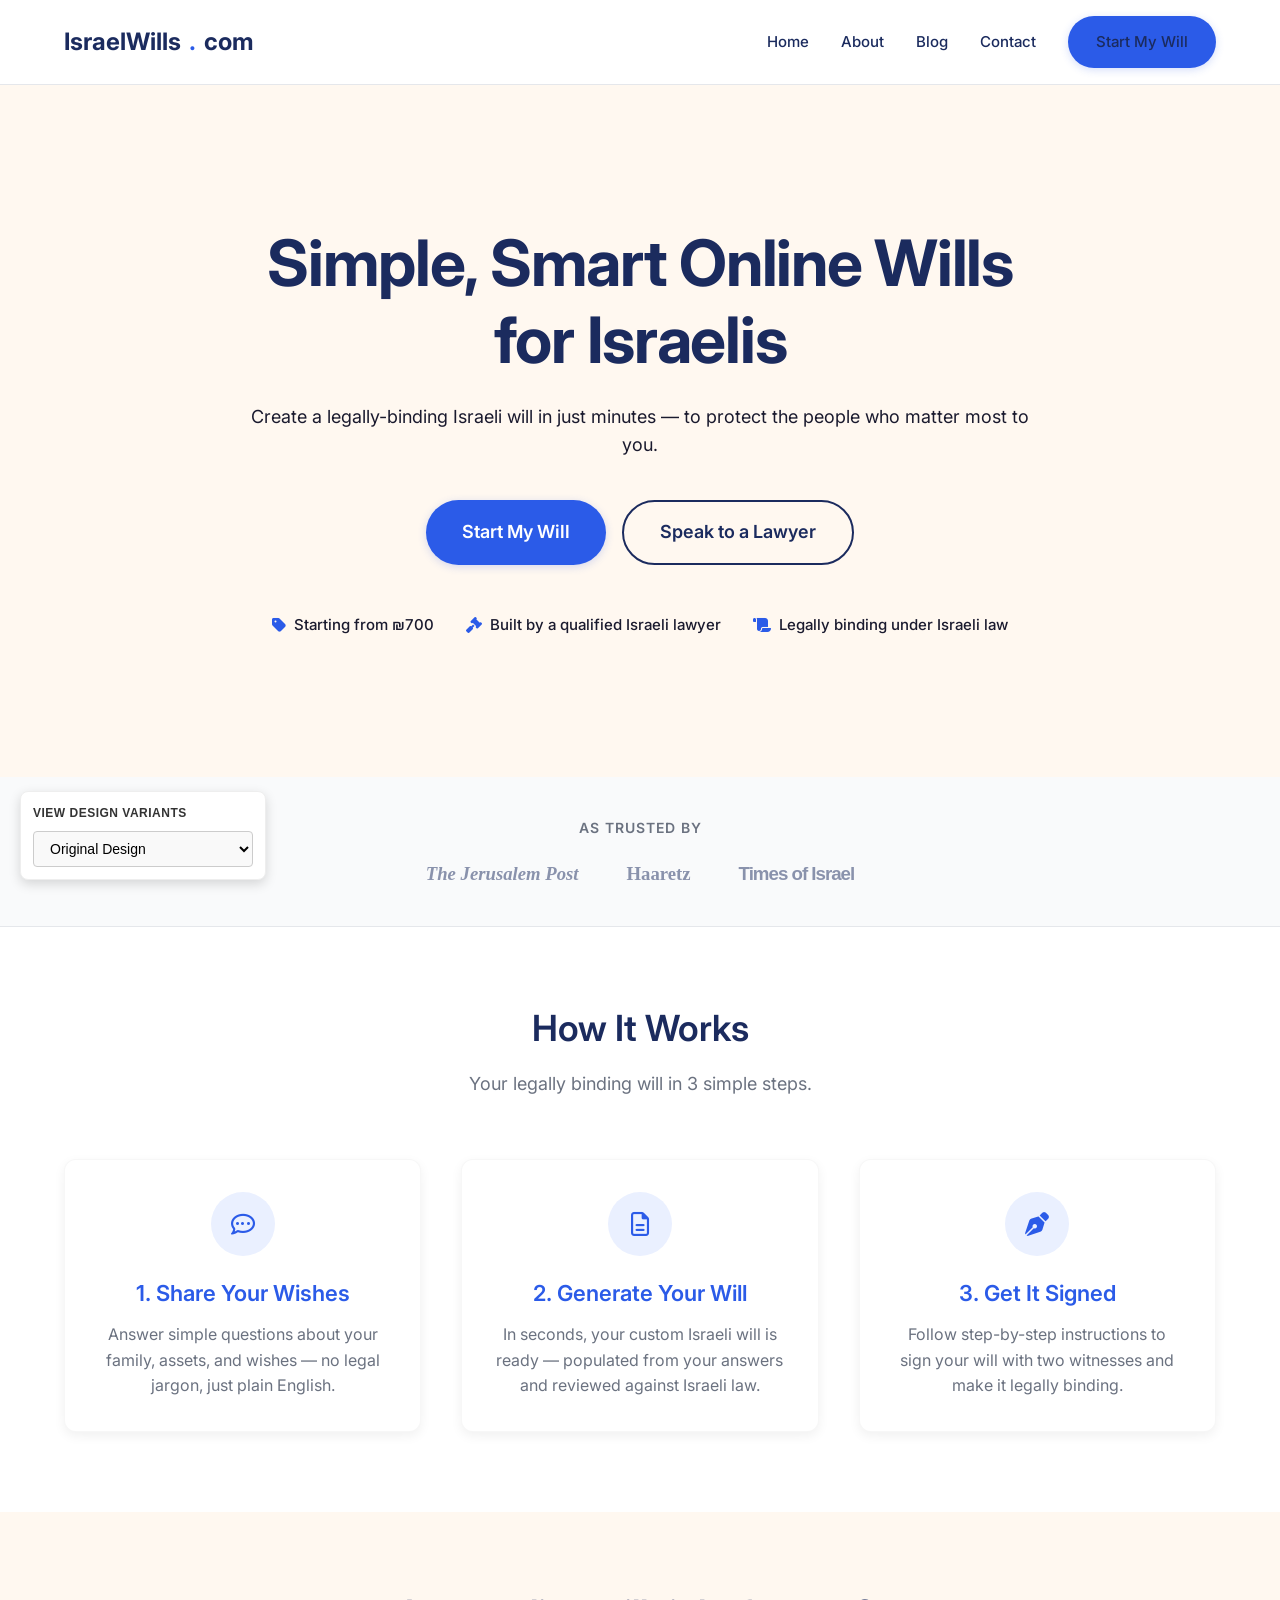
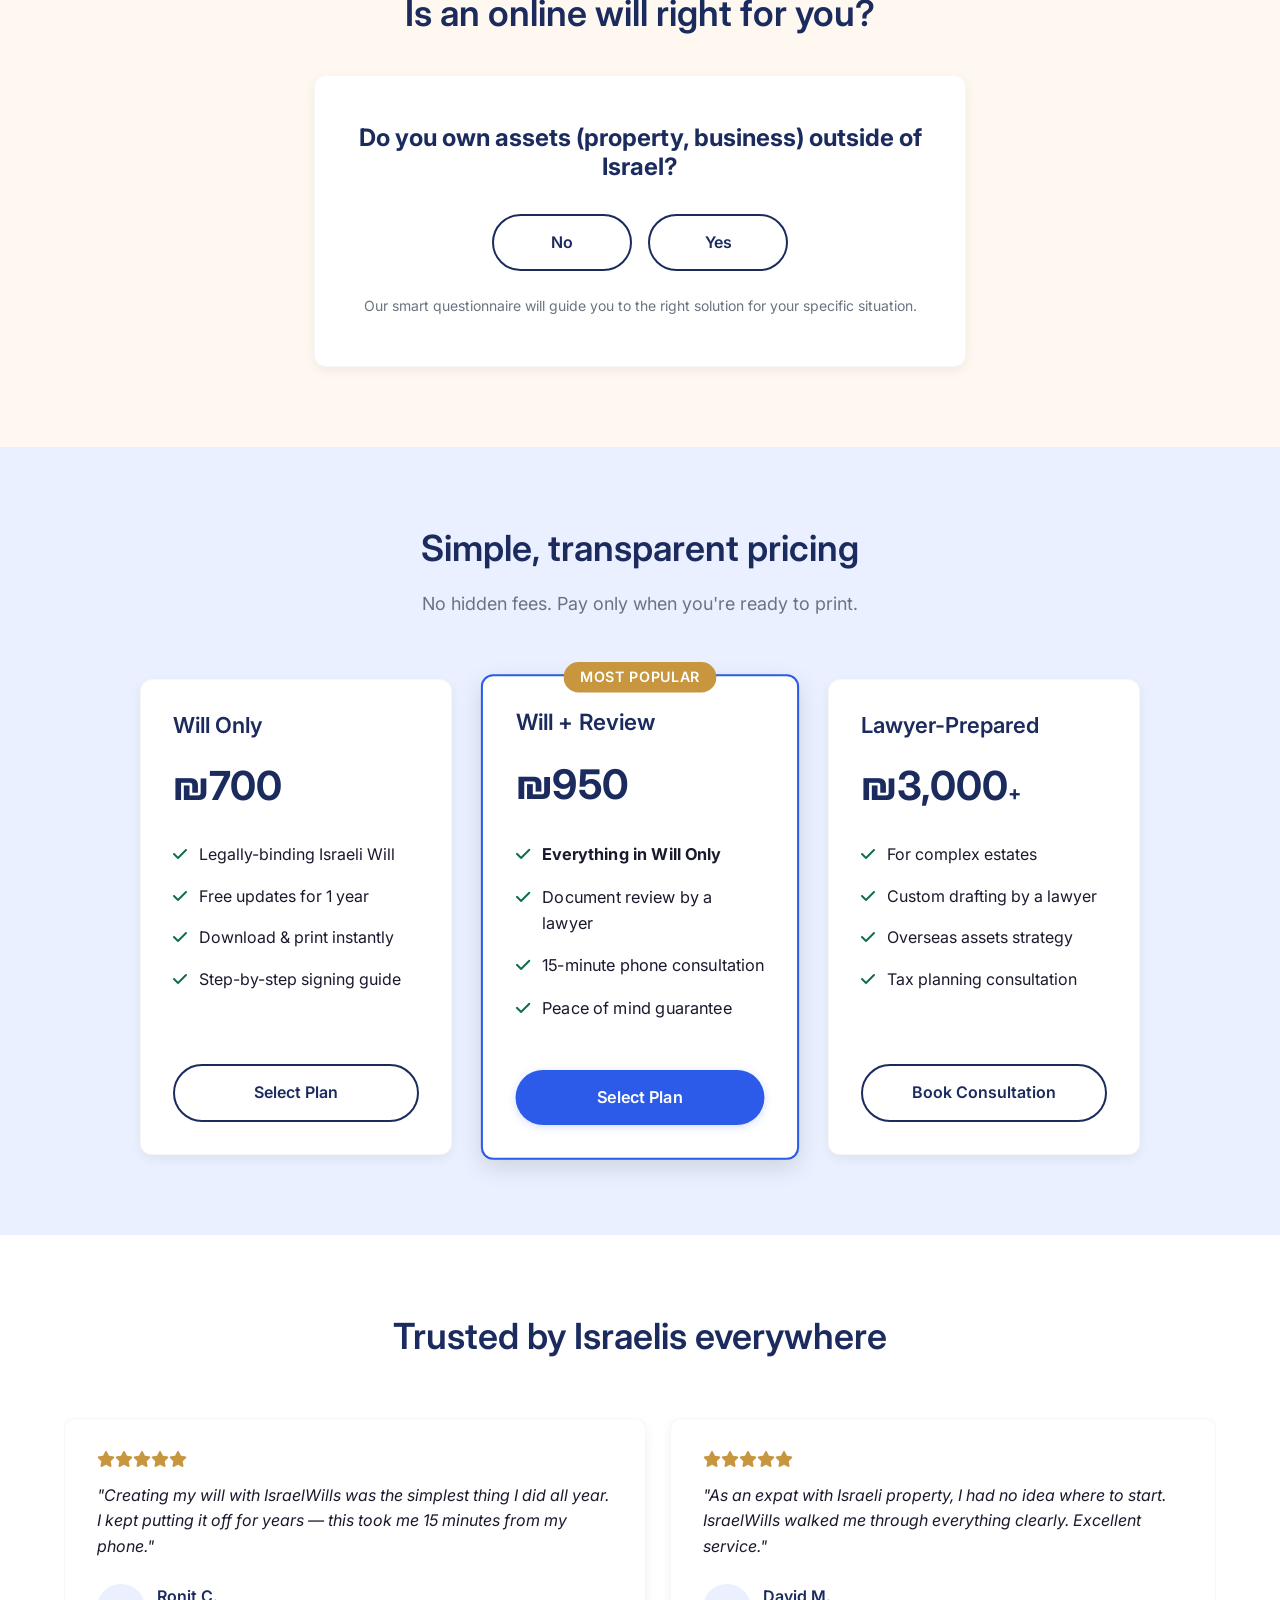
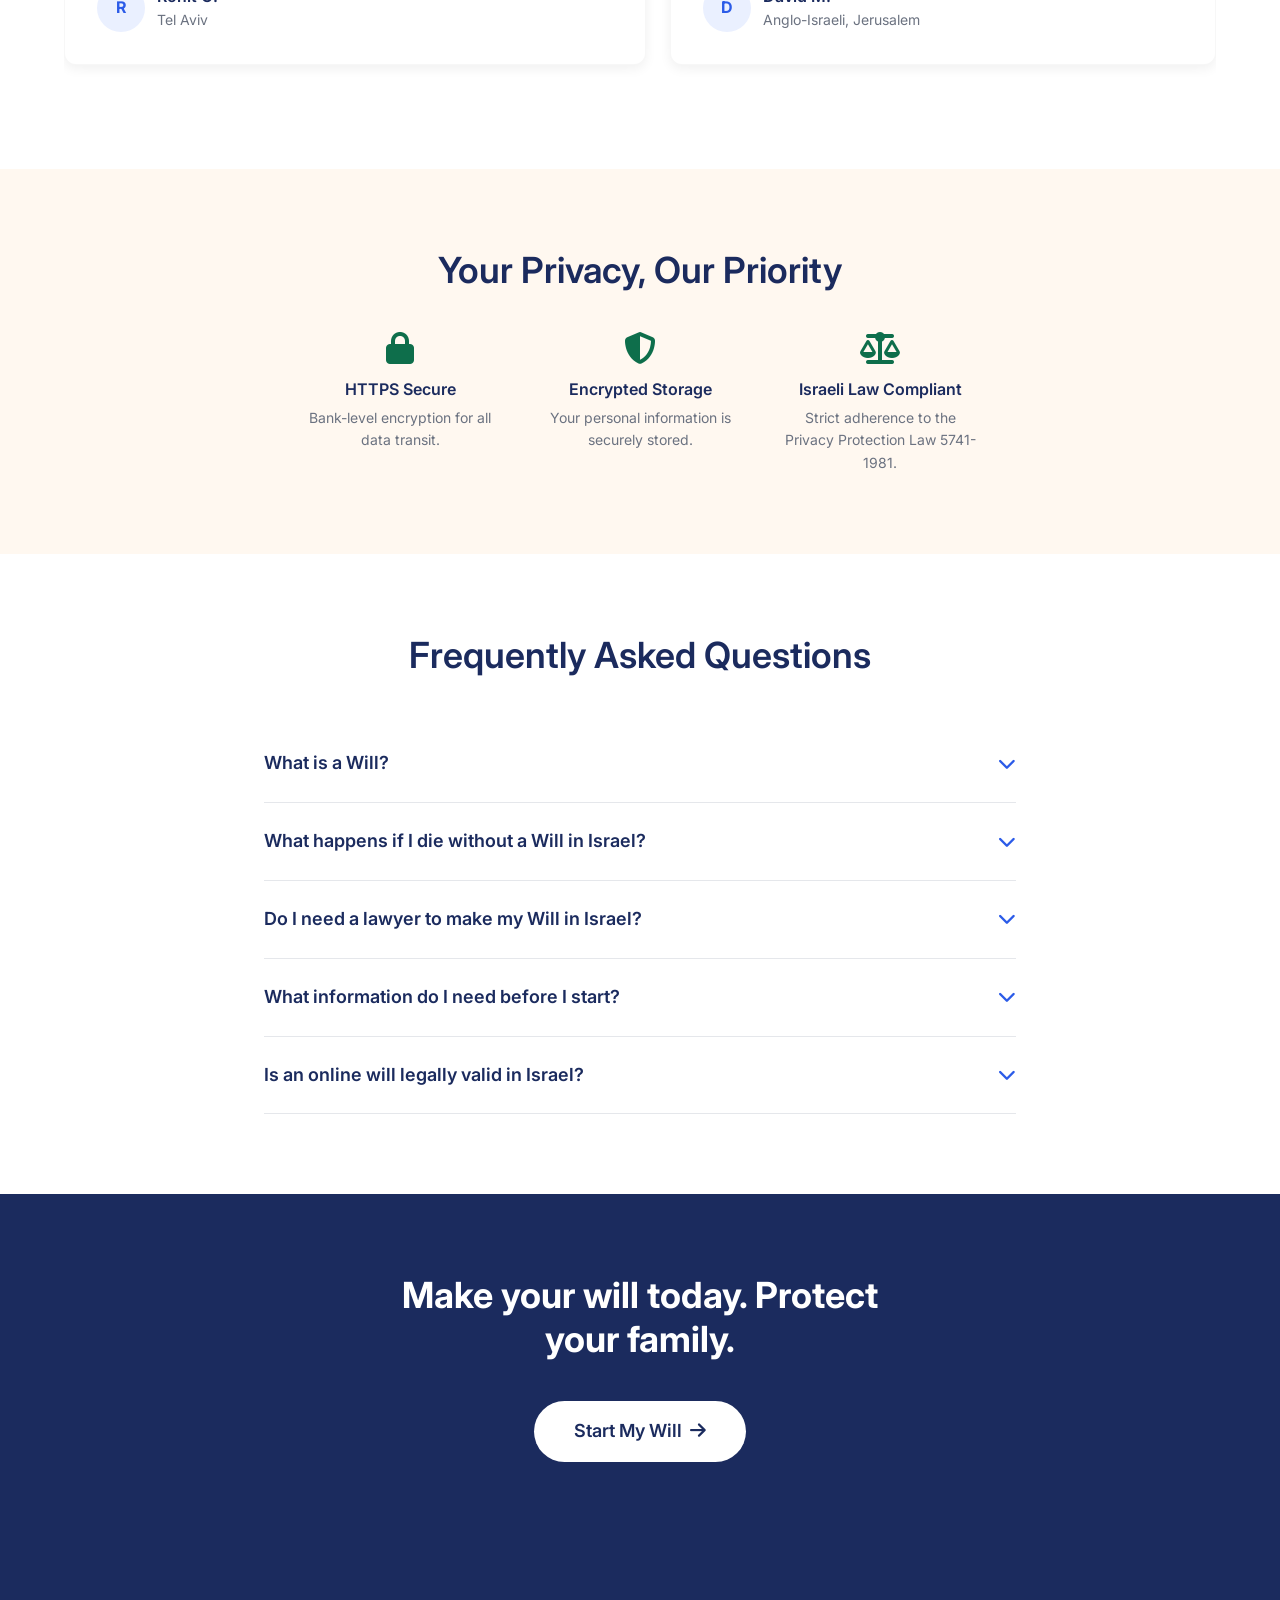
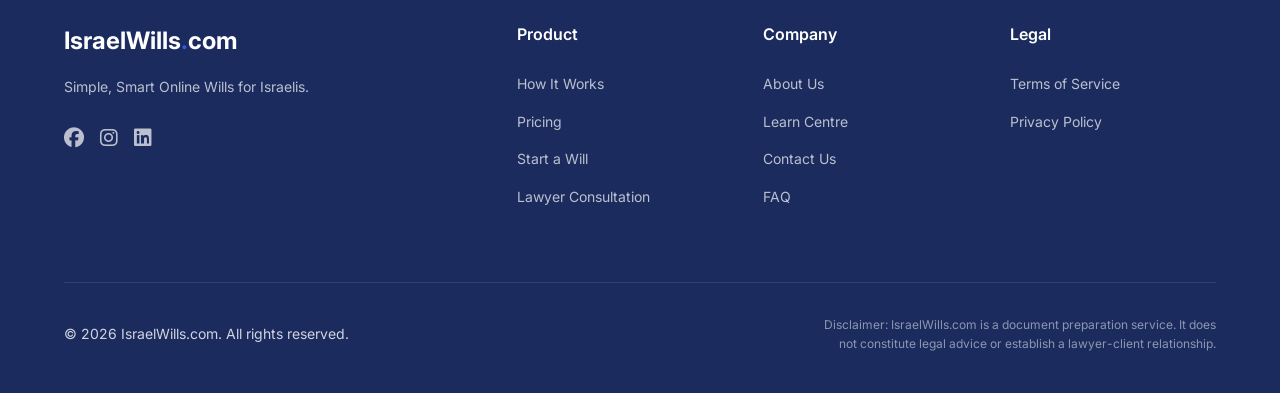
<file: index.html>
<!DOCTYPE html>
<html lang="en">
<head>
    <meta charset="UTF-8">
    <meta name="viewport" content="width=device-width, initial-scale=1.0">
    <title>IsraelWills | Simple, Smart Online Wills for Israelis</title>
    <meta name="description" content="Create a legally-binding Israeli will in just minutes to protect the people who matter most to you.">
    <!-- Google Fonts: Inter -->
    <link rel="preconnect" href="https://fonts.googleapis.com">
    <link rel="preconnect" href="https://fonts.gstatic.com" crossorigin>
    <link href="https://fonts.googleapis.com/css2?family=Inter:wght@400;500;600;700&display=swap" rel="stylesheet">
    <link rel="stylesheet" href="styles.css">
    <!-- FontAwesome for Icons -->
    <link rel="stylesheet" href="https://cdnjs.cloudflare.com/ajax/libs/font-awesome/6.4.0/css/all.min.css">
</head>
<body>

    <!-- Navigation -->
    <header class="navbar">
        <div class="container nav-container">
            <a href="index.html" class="logo">
                IsraelWills<span class="logo-dot">.</span>com
            </a>
            <nav class="nav-links">
                <a href="index.html">Home</a>
                <a href="about.html">About</a>
                <a href="blog.html">Blog</a>
                <a href="contact.html">Contact</a>
                <a href="questionnaire.html" class="btn btn-primary">Start My Will</a>
            </nav>
        </div>
    </header>

    <main>
        <!-- Hero Section -->
        <section class="section section-cream hero-section">
            <div class="container hero-container" style="text-align: center; max-width: 800px; margin: 0 auto; padding: 60px 0;">
                <h1 class="hero-headline animate-fade-in">Simple, Smart Online Wills for Israelis</h1>
                <p class="body-large animate-fade-in" style="margin-bottom: 40px; animation-delay: 0.1s;">
                    Create a legally-binding Israeli will in just minutes — to protect the people who matter most to you.
                </p>
                <div class="hero-ctas animate-fade-in" style="display: flex; gap: 16px; justify-content: center; margin-bottom: 48px; animation-delay: 0.2s;">
                    <a href="questionnaire.html" class="btn btn-primary" style="padding: 16px 36px; font-size: 18px;">Start My Will</a>
                    <a href="upsell.html" class="btn btn-secondary" style="padding: 16px 36px; font-size: 18px;">Speak to a Lawyer</a>
                </div>
                
                <div class="trust-strip animate-fade-in" style="display: flex; justify-content: center; gap: 32px; flex-wrap: wrap; animation-delay: 0.3s;">
                    <div class="trust-item" style="display: flex; align-items: center; gap: 8px;">
                        <i class="fa-solid fa-tag" style="color: var(--color-willful-blue);"></i>
                        <span style="font-size: 15px; font-weight: 500;">Starting from ₪700</span>
                    </div>
                    <div class="trust-item" style="display: flex; align-items: center; gap: 8px;">
                        <i class="fa-solid fa-gavel" style="color: var(--color-willful-blue);"></i>
                        <span style="font-size: 15px; font-weight: 500;">Built by a qualified Israeli lawyer</span>
                    </div>
                    <div class="trust-item" style="display: flex; align-items: center; gap: 8px;">
                        <i class="fa-solid fa-scroll" style="color: var(--color-willful-blue);"></i>
                        <span style="font-size: 15px; font-weight: 500;">Legally binding under Israeli law</span>
                    </div>
                </div>
            </div>
        </section>

        <!-- Media Strip -->
        <section class="section" style="padding: 40px 0; background-color: var(--color-bg-subtle); border-bottom: 1px solid var(--color-border);">
            <div class="container" style="text-align: center;">
                <p class="caption" style="margin-bottom: 24px; font-weight: 600; text-transform: uppercase; letter-spacing: 1px;">As trusted by</p>
                <div style="display: flex; justify-content: center; gap: 48px; opacity: 0.5; flex-wrap: wrap;">
                    <!-- Placeholder logos -->
                    <h3 style="font-family: serif; font-style: italic;">The Jerusalem Post</h3>
                    <h3 style="font-family: serif; font-weight: 800;">Haaretz</h3>
                    <h3 style="font-family: sans-serif; font-weight: 900; letter-spacing: -1px;">Times of Israel</h3>
                </div>
            </div>
        </section>

        <!-- How It Works -->
        <section class="section">
            <div class="container">
                <div style="text-align: center; margin-bottom: 60px;">
                    <h2 class="section-headline">How It Works</h2>
                    <p class="body-large" style="color: var(--color-text-secondary);">Your legally binding will in 3 simple steps.</p>
                </div>
                
                <div style="display: grid; grid-template-columns: repeat(auto-fit, minmax(280px, 1fr)); gap: 40px;">
                    <!-- Step 1 -->
                    <div class="card" style="text-align: center;">
                        <div style="width: 64px; height: 64px; background-color: var(--color-light-blue); color: var(--color-willful-blue); border-radius: 50%; display: flex; align-items: center; justify-content: center; font-size: 24px; margin: 0 auto 24px;">
                            <i class="fa-regular fa-comment-dots"></i>
                        </div>
                        <h3 class="sub-heading">1. Share Your Wishes</h3>
                        <p style="color: var(--color-text-secondary);">Answer simple questions about your family, assets, and wishes — no legal jargon, just plain English.</p>
                    </div>
                    <!-- Step 2 -->
                    <div class="card" style="text-align: center;">
                        <div style="width: 64px; height: 64px; background-color: var(--color-light-blue); color: var(--color-willful-blue); border-radius: 50%; display: flex; align-items: center; justify-content: center; font-size: 24px; margin: 0 auto 24px;">
                            <i class="fa-regular fa-file-lines"></i>
                        </div>
                        <h3 class="sub-heading">2. Generate Your Will</h3>
                        <p style="color: var(--color-text-secondary);">In seconds, your custom Israeli will is ready — populated from your answers and reviewed against Israeli law.</p>
                    </div>
                    <!-- Step 3 -->
                    <div class="card" style="text-align: center;">
                        <div style="width: 64px; height: 64px; background-color: var(--color-light-blue); color: var(--color-willful-blue); border-radius: 50%; display: flex; align-items: center; justify-content: center; font-size: 24px; margin: 0 auto 24px;">
                            <i class="fa-solid fa-pen-nib"></i>
                        </div>
                        <h3 class="sub-heading">3. Get It Signed</h3>
                        <p style="color: var(--color-text-secondary);">Follow step-by-step instructions to sign your will with two witnesses and make it legally binding.</p>
                    </div>
                </div>
            </div>
        </section>

        <!-- Teaser Quiz -->
        <section class="section section-cream">
            <div class="container" style="text-align: center; max-width: 700px;">
                <h2 class="section-headline">Is an online will right for you?</h2>
                <div class="card" style="margin-top: 40px; padding: 48px 32px;">
                    <h3 style="font-size: 24px; margin-bottom: 32px; color: var(--color-deep-navy);">Do you own assets (property, business) outside of Israel?</h3>
                    <div style="display: flex; gap: 16px; justify-content: center;">
                        <a href="questionnaire.html" class="btn btn-secondary" style="width: 140px;">No</a>
                        <a href="upsell.html" class="btn btn-secondary" style="width: 140px;">Yes</a>
                    </div>
                    <p class="caption" style="margin-top: 24px;">Our smart questionnaire will guide you to the right solution for your specific situation.</p>
                </div>
            </div>
        </section>

        <!-- Pricing Cards -->
        <section class="section section-light-blue">
            <div class="container">
                <div style="text-align: center; margin-bottom: 60px;">
                    <h2 class="section-headline">Simple, transparent pricing</h2>
                    <p class="body-large" style="color: var(--color-text-secondary);">No hidden fees. Pay only when you're ready to print.</p>
                </div>
                
                <div style="display: grid; grid-template-columns: repeat(auto-fit, minmax(300px, 1fr)); gap: 32px; max-width: 1000px; margin: 0 auto;">
                    
                    <!-- Tier 1 -->
                    <div class="card" style="display: flex; flex-direction: column;">
                        <h3 class="sub-heading" style="color: var(--color-deep-navy);">Will Only</h3>
                        <div style="font-size: 40px; font-weight: 700; color: var(--color-deep-navy); margin-bottom: 24px;">₪700</div>
                        <ul style="list-style: none; margin-bottom: 32px; flex-grow: 1;">
                            <li style="margin-bottom: 16px; display: flex; gap: 12px;"><i class="fa-solid fa-check" style="color: var(--color-success-green); margin-top: 4px;"></i> Legally-binding Israeli Will</li>
                            <li style="margin-bottom: 16px; display: flex; gap: 12px;"><i class="fa-solid fa-check" style="color: var(--color-success-green); margin-top: 4px;"></i> Free updates for 1 year</li>
                            <li style="margin-bottom: 16px; display: flex; gap: 12px;"><i class="fa-solid fa-check" style="color: var(--color-success-green); margin-top: 4px;"></i> Download & print instantly</li>
                            <li style="margin-bottom: 16px; display: flex; gap: 12px;"><i class="fa-solid fa-check" style="color: var(--color-success-green); margin-top: 4px;"></i> Step-by-step signing guide</li>
                        </ul>
                        <a href="questionnaire.html" class="btn btn-secondary" style="width: 100%;">Select Plan</a>
                    </div>

                    <!-- Tier 2 (Most Popular) -->
                    <div class="card" style="display: flex; flex-direction: column; border: 2px solid var(--color-willful-blue); position: relative; transform: scale(1.02); box-shadow: var(--shadow-hover);">
                        <div style="position: absolute; top: -14px; left: 50%; transform: translateX(-50%); background-color: var(--color-premium-gold); color: white; padding: 4px 16px; border-radius: 100px; font-size: 14px; font-weight: 600; letter-spacing: 0.5px; text-transform: uppercase;">Most Popular</div>
                        <h3 class="sub-heading" style="color: var(--color-deep-navy);">Will + Review</h3>
                        <div style="font-size: 40px; font-weight: 700; color: var(--color-deep-navy); margin-bottom: 24px;">₪950</div>
                        <ul style="list-style: none; margin-bottom: 32px; flex-grow: 1;">
                            <li style="margin-bottom: 16px; display: flex; gap: 12px;"><i class="fa-solid fa-check" style="color: var(--color-success-green); margin-top: 4px;"></i> <strong>Everything in Will Only</strong></li>
                            <li style="margin-bottom: 16px; display: flex; gap: 12px;"><i class="fa-solid fa-check" style="color: var(--color-success-green); margin-top: 4px;"></i> Document review by a lawyer</li>
                            <li style="margin-bottom: 16px; display: flex; gap: 12px;"><i class="fa-solid fa-check" style="color: var(--color-success-green); margin-top: 4px;"></i> 15-minute phone consultation</li>
                            <li style="margin-bottom: 16px; display: flex; gap: 12px;"><i class="fa-solid fa-check" style="color: var(--color-success-green); margin-top: 4px;"></i> Peace of mind guarantee</li>
                        </ul>
                        <a href="questionnaire.html" class="btn btn-primary" style="width: 100%;">Select Plan</a>
                    </div>

                    <!-- Tier 3 -->
                    <div class="card" style="display: flex; flex-direction: column;">
                        <h3 class="sub-heading" style="color: var(--color-deep-navy);">Lawyer-Prepared</h3>
                        <div style="font-size: 40px; font-weight: 700; color: var(--color-deep-navy); margin-bottom: 24px;">₪3,000<span style="font-size: 20px;">+</span></div>
                        <ul style="list-style: none; margin-bottom: 32px; flex-grow: 1;">
                            <li style="margin-bottom: 16px; display: flex; gap: 12px;"><i class="fa-solid fa-check" style="color: var(--color-success-green); margin-top: 4px;"></i> For complex estates</li>
                            <li style="margin-bottom: 16px; display: flex; gap: 12px;"><i class="fa-solid fa-check" style="color: var(--color-success-green); margin-top: 4px;"></i> Custom drafting by a lawyer</li>
                            <li style="margin-bottom: 16px; display: flex; gap: 12px;"><i class="fa-solid fa-check" style="color: var(--color-success-green); margin-top: 4px;"></i> Overseas assets strategy</li>
                            <li style="margin-bottom: 16px; display: flex; gap: 12px;"><i class="fa-solid fa-check" style="color: var(--color-success-green); margin-top: 4px;"></i> Tax planning consultation</li>
                        </ul>
                        <a href="upsell.html" class="btn btn-secondary" style="width: 100%;">Book Consultation</a>
                    </div>

                </div>
            </div>
        </section>

        <!-- Testimonials -->
        <section class="section">
            <div class="container">
                <div style="text-align: center; margin-bottom: 60px;">
                    <h2 class="section-headline">Trusted by Israelis everywhere</h2>
                </div>
                
                <div style="display: flex; gap: 24px; overflow-x: auto; padding-bottom: 24px; snap-type: x mandatory;">
                    <!-- Review 1 -->
                    <div class="card" style="min-width: 350px; scroll-snap-align: start;">
                        <div style="display: flex; color: var(--color-premium-gold); margin-bottom: 16px;">
                            <i class="fa-solid fa-star"></i><i class="fa-solid fa-star"></i><i class="fa-solid fa-star"></i><i class="fa-solid fa-star"></i><i class="fa-solid fa-star"></i>
                        </div>
                        <p style="font-size: 16px; font-style: italic; margin-bottom: 24px; color: var(--color-text-body);">"Creating my will with IsraelWills was the simplest thing I did all year. I kept putting it off for years — this took me 15 minutes from my phone."</p>
                        <div style="display: flex; align-items: center; gap: 12px;">
                            <div style="width: 48px; height: 48px; border-radius: 50%; background-color: var(--color-light-blue); display: flex; justify-content: center; align-items: center; color: var(--color-willful-blue); font-weight: bold;">R</div>
                            <div>
                                <div style="font-weight: 600; color: var(--color-deep-navy);">Ronit C.</div>
                                <div class="caption">Tel Aviv</div>
                            </div>
                        </div>
                    </div>

                    <!-- Review 2 -->
                    <div class="card" style="min-width: 350px; scroll-snap-align: start;">
                        <div style="display: flex; color: var(--color-premium-gold); margin-bottom: 16px;">
                            <i class="fa-solid fa-star"></i><i class="fa-solid fa-star"></i><i class="fa-solid fa-star"></i><i class="fa-solid fa-star"></i><i class="fa-solid fa-star"></i>
                        </div>
                        <p style="font-size: 16px; font-style: italic; margin-bottom: 24px; color: var(--color-text-body);">"As an expat with Israeli property, I had no idea where to start. IsraelWills walked me through everything clearly. Excellent service."</p>
                        <div style="display: flex; align-items: center; gap: 12px;">
                            <div style="width: 48px; height: 48px; border-radius: 50%; background-color: var(--color-light-blue); display: flex; justify-content: center; align-items: center; color: var(--color-willful-blue); font-weight: bold;">D</div>
                            <div>
                                <div style="font-weight: 600; color: var(--color-deep-navy);">David M.</div>
                                <div class="caption">Anglo-Israeli, Jerusalem</div>
                            </div>
                        </div>
                    </div>
                </div>
            </div>
        </section>

        <!-- Security -->
        <section class="section section-cream">
            <div class="container" style="text-align: center; max-width: 800px;">
                <h2 class="section-headline">Your Privacy, Our Priority</h2>
                <div style="display: flex; justify-content: center; gap: 40px; margin-top: 40px; flex-wrap: wrap;">
                    <div style="display: flex; flex-direction: column; align-items: center; width: 200px;">
                        <i class="fa-solid fa-lock" style="font-size: 32px; color: var(--color-success-green); margin-bottom: 16px;"></i>
                        <h4 style="font-weight: 600; margin-bottom: 8px;">HTTPS Secure</h4>
                        <p class="caption">Bank-level encryption for all data transit.</p>
                    </div>
                    <div style="display: flex; flex-direction: column; align-items: center; width: 200px;">
                        <i class="fa-solid fa-shield-halved" style="font-size: 32px; color: var(--color-success-green); margin-bottom: 16px;"></i>
                        <h4 style="font-weight: 600; margin-bottom: 8px;">Encrypted Storage</h4>
                        <p class="caption">Your personal information is securely stored.</p>
                    </div>
                    <div style="display: flex; flex-direction: column; align-items: center; width: 200px;">
                        <i class="fa-solid fa-scale-balanced" style="font-size: 32px; color: var(--color-success-green); margin-bottom: 16px;"></i>
                        <h4 style="font-weight: 600; margin-bottom: 8px;">Israeli Law Compliant</h4>
                        <p class="caption">Strict adherence to the Privacy Protection Law 5741-1981.</p>
                    </div>
                </div>
            </div>
        </section>

        <!-- FAQ -->
        <section class="section">
            <div class="container" style="max-width: 800px;">
                <div style="text-align: center; margin-bottom: 48px;">
                    <h2 class="section-headline">Frequently Asked Questions</h2>
                </div>
                
                <div class="faq-container">
                    <style>
                        .faq-item {
                            border-bottom: 1px solid var(--color-border);
                            padding: 24px 0;
                        }
                        .faq-question {
                            font-family: var(--font-headline);
                            font-weight: 600;
                            font-size: 18px;
                            color: var(--color-deep-navy);
                            cursor: pointer;
                            display: flex;
                            justify-content: space-between;
                            align-items: center;
                        }
                        .faq-answer {
                            margin-top: 16px;
                            color: var(--color-text-secondary);
                            line-height: 1.6;
                            display: none;
                        }
                        /* Simple pure CSS toggle for demo purposes */
                        .faq-item.active .faq-answer {
                            display: block;
                        }
                        .faq-item.active .fa-chevron-down {
                            transform: rotate(180deg);
                        }
                        .fa-chevron-down {
                            transition: transform var(--transition-fast);
                            color: var(--color-willful-blue);
                        }
                    </style>

                    <div class="faq-item">
                        <div class="faq-question" onclick="this.parentElement.classList.toggle('active')">
                            What is a Will?
                            <i class="fa-solid fa-chevron-down"></i>
                        </div>
                        <div class="faq-answer">
                            A Will (Last Will and Testament) is the legal document that sets out your instructions for what happens to your estate when you're no longer here. In Israel, a valid will must meet specific requirements under the Inheritance Law, 5725-1965.
                        </div>
                    </div>

                    <div class="faq-item">
                        <div class="faq-question" onclick="this.parentElement.classList.toggle('active')">
                            What happens if I die without a Will in Israel?
                            <i class="fa-solid fa-chevron-down"></i>
                        </div>
                        <div class="faq-answer">
                            If you die without a will (intestate) in Israel, your estate is distributed according to the Inheritance Law, 5725-1965 — not according to your wishes. The courts appoint an administrator and assets are divided under fixed legal rules, regardless of your personal intentions.
                        </div>
                    </div>

                    <div class="faq-item">
                        <div class="faq-question" onclick="this.parentElement.classList.toggle('active')">
                            Do I need a lawyer to make my Will in Israel?
                            <i class="fa-solid fa-chevron-down"></i>
                        </div>
                        <div class="faq-answer">
                            There is no legal requirement to use a lawyer to prepare a will in Israel. However, legal advice is strongly recommended if you have a complex estate, a second marriage, minor children, or assets outside Israel. If your situation is straightforward, our online service creates a valid, legally-binding will efficiently and affordably.
                        </div>
                    </div>

                    <div class="faq-item">
                        <div class="faq-question" onclick="this.parentElement.classList.toggle('active')">
                            What information do I need before I start?
                            <i class="fa-solid fa-chevron-down"></i>
                        </div>
                        <div class="faq-answer">
                            Very little! You'll need the names of your beneficiaries, a general sense of your assets (property, bank accounts, investments), and decisions about who you wish to appoint as executor. You don't need exact financial figures to get started.
                        </div>
                    </div>

                    <div class="faq-item">
                        <div class="faq-question" onclick="this.parentElement.classList.toggle('active')">
                            Is an online will legally valid in Israel?
                            <i class="fa-solid fa-chevron-down"></i>
                        </div>
                        <div class="faq-answer">
                            Yes, provided it is signed in the presence of two witnesses who are not beneficiaries. Our service includes clear, step-by-step signing instructions to ensure your will meets all Israeli legal requirements.
                        </div>
                    </div>
                </div>
            </div>
        </section>

        <!-- Final CTA -->
        <section class="section section-navy" style="text-align: center;">
            <div class="container" style="max-width: 600px;">
                <h2 style="font-size: 36px; margin-bottom: 24px;">Make your will today. Protect your family.</h2>
                <a href="questionnaire.html" class="btn btn-white" style="padding: 16px 40px; font-size: 18px; margin-top: 16px;">Start My Will <i class="fa-solid fa-arrow-right" style="margin-left: 8px;"></i></a>
            </div>
        </section>
    </main>

    <!-- Footer -->
    <footer>
        <div class="container">
            <div class="footer-grid">
                <div>
                    <a href="index.html" class="logo" style="color: white; margin-bottom: 16px; display: inline-block;">
                        IsraelWills<span class="logo-dot">.</span>com
                    </a>
                    <p style="color: rgba(255,255,255,0.7); font-size: 14px; margin-bottom: 24px;">Simple, Smart Online Wills for Israelis.</p>
                    <div style="display: flex; gap: 16px; font-size: 20px;">
                        <a href="#" style="color: white; opacity: 0.7; transition: opacity var(--transition-fast);"><i class="fa-brands fa-facebook"></i></a>
                        <a href="#" style="color: white; opacity: 0.7; transition: opacity var(--transition-fast);"><i class="fa-brands fa-instagram"></i></a>
                        <a href="#" style="color: white; opacity: 0.7; transition: opacity var(--transition-fast);"><i class="fa-brands fa-linkedin"></i></a>
                    </div>
                </div>
                
                <div>
                    <div class="footer-heading">Product</div>
                    <ul class="footer-links">
                        <li><a href="index.html#how-it-works">How It Works</a></li>
                        <li><a href="index.html#pricing">Pricing</a></li>
                        <li><a href="questionnaire.html">Start a Will</a></li>
                        <li><a href="upsell.html">Lawyer Consultation</a></li>
                    </ul>
                </div>

                <div>
                    <div class="footer-heading">Company</div>
                    <ul class="footer-links">
                        <li><a href="about.html">About Us</a></li>
                        <li><a href="blog.html">Learn Centre</a></li>
                        <li><a href="contact.html">Contact Us</a></li>
                        <li><a href="index.html#faq">FAQ</a></li>
                    </ul>
                </div>

                <div>
                    <div class="footer-heading">Legal</div>
                    <ul class="footer-links">
                        <li><a href="terms.html">Terms of Service</a></li>
                        <li><a href="privacy.html">Privacy Policy</a></li>
                    </ul>
                </div>
            </div>
            
            <div class="footer-bottom">
                <div>&copy; 2026 IsraelWills.com. All rights reserved.</div>
                <div style="color: rgba(255,255,255,0.5); text-align: right; max-width: 400px; font-size: 12px;">
                    Disclaimer: IsraelWills.com is a document preparation service. It does not constitute legal advice or establish a lawyer-client relationship.
                </div>
            </div>
        </div>
    </footer>

<!-- Variants Switcher -->
<div style="position: fixed; bottom: 20px; left: 20px; z-index: 99999; background: white; padding: 12px; border-radius: 8px; box-shadow: 0 4px 12px rgba(0,0,0,0.15); font-family: sans-serif; border: 1px solid #eee;">
    <label style="font-size: 12px; font-weight: 600; margin-bottom: 8px; display: block; color: #333; text-transform: uppercase; letter-spacing: 0.5px;">View Design Variants</label>
    <select onchange="window.location.href=this.value" style="padding: 8px 12px; border-radius: 4px; border: 1px solid #ccc; font-size: 14px; width: 220px; cursor: pointer; background-color: #f9f9f9;">
        <option value="index.html">Original Design</option>
        <option value="variant1.html">Variant 1 (Authoritative)</option>
        <option value="variant2.html">Variant 2 (Warm Family)</option>
        <option value="variant3.html">Variant 3 (Modern Fintech)</option>
    </select>
</div>
<script>
    const sel = document.querySelector('select');
    const file = window.location.pathname.split('/').pop() || 'index.html';
    for(let i=0; i<sel.options.length; i++) {
        if(sel.options[i].value === file) sel.selectedIndex = i;
    }
</script>
</body>
</html>
</file>
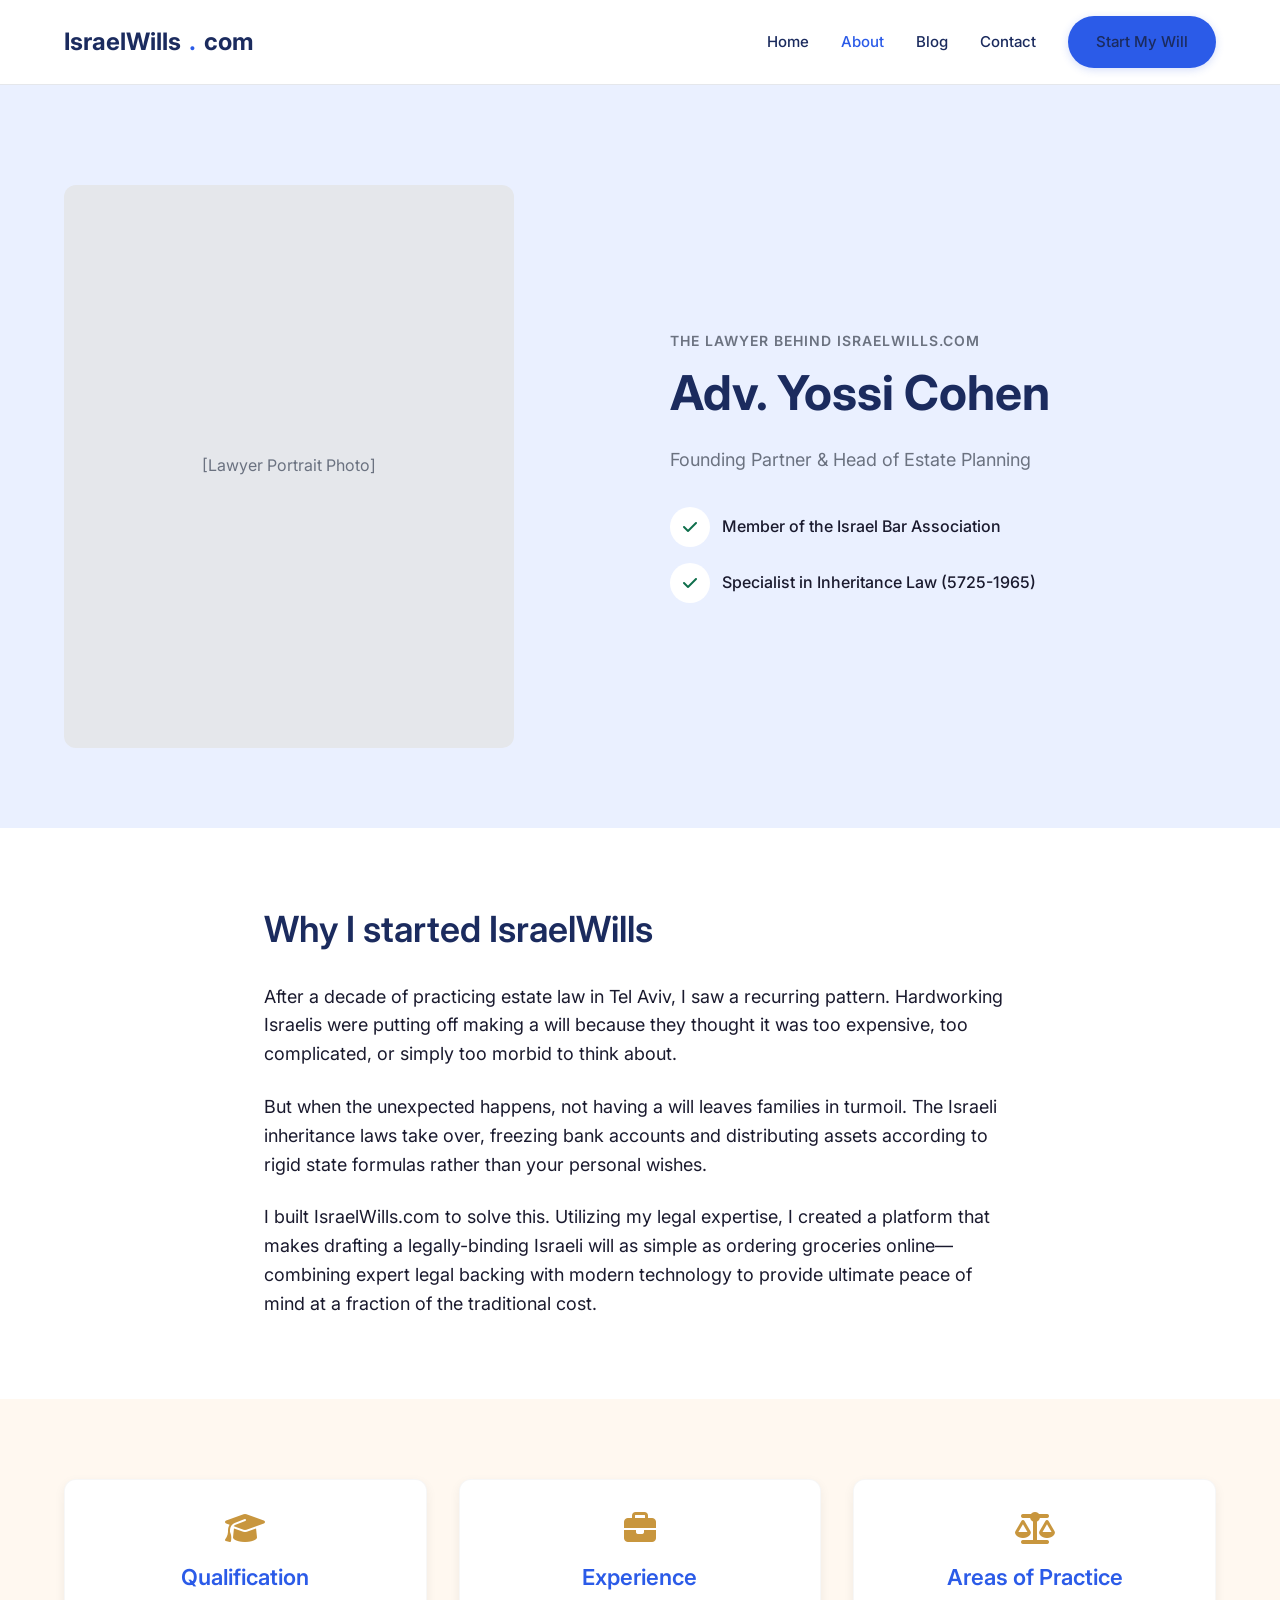
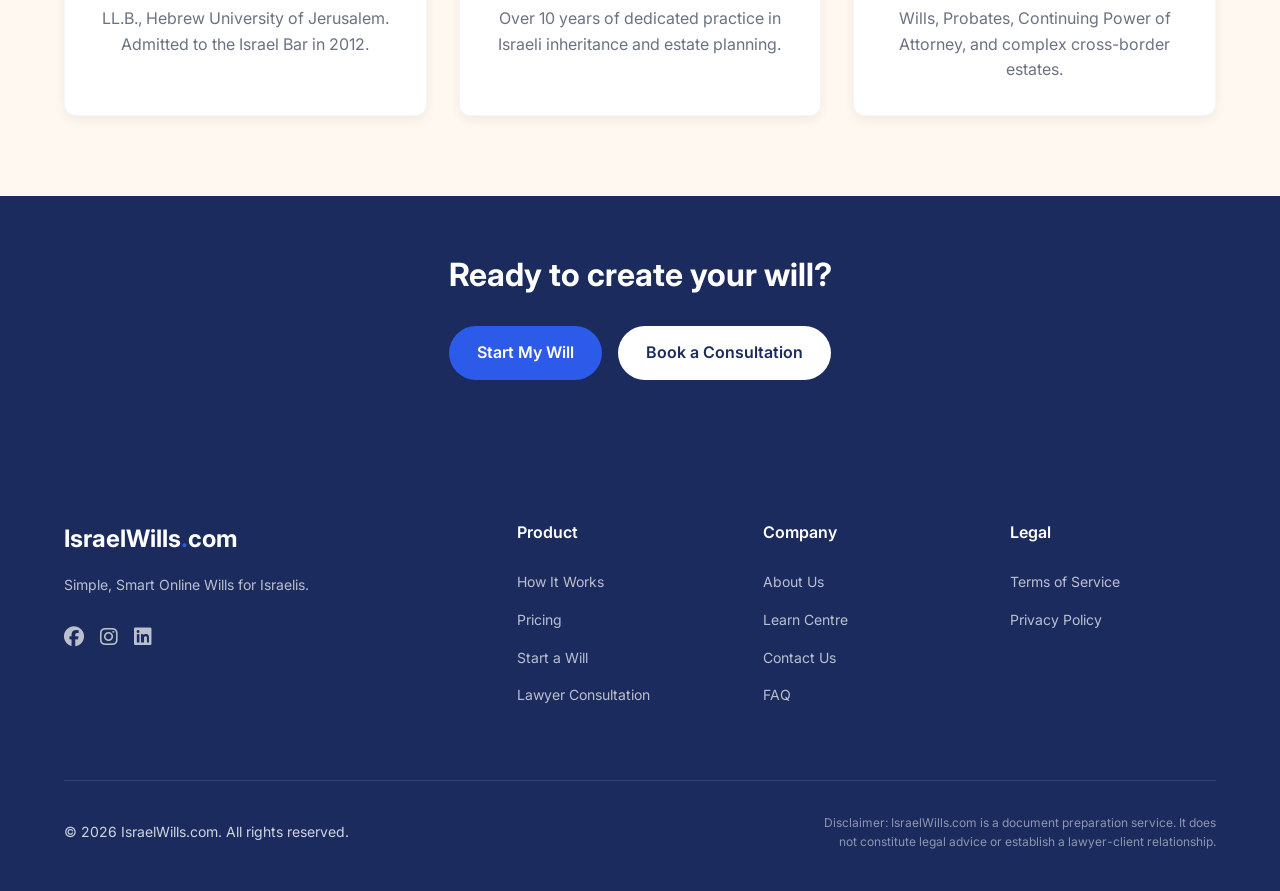
<file: about.html>
<!DOCTYPE html>
<html lang="en">
<head>
    <meta charset="UTF-8">
    <meta name="viewport" content="width=device-width, initial-scale=1.0">
    <title>About The Lawyer | IsraelWills</title>
    <meta name="description" content="Meet the founding lawyer behind IsraelWills.com.">
    <!-- Google Fonts: Inter -->
    <link rel="preconnect" href="https://fonts.googleapis.com">
    <link rel="preconnect" href="https://fonts.gstatic.com" crossorigin>
    <link href="https://fonts.googleapis.com/css2?family=Inter:wght@400;500;600;700&display=swap" rel="stylesheet">
    <link rel="stylesheet" href="styles.css">
    <!-- FontAwesome for Icons -->
    <link rel="stylesheet" href="https://cdnjs.cloudflare.com/ajax/libs/font-awesome/6.4.0/css/all.min.css">
</head>
<body>

    <!-- Navigation -->
    <header class="navbar">
        <div class="container nav-container">
            <a href="index.html" class="logo">
                IsraelWills<span class="logo-dot">.</span>com
            </a>
            <nav class="nav-links">
                <a href="index.html">Home</a>
                <a href="about.html" style="color: var(--color-willful-blue);">About</a>
                <a href="blog.html">Blog</a>
                <a href="contact.html">Contact</a>
                <a href="questionnaire.html" class="btn btn-primary">Start My Will</a>
            </nav>
        </div>
    </header>

    <main>
        <!-- Hero Section -->
        <section class="section section-light-blue" style="padding-top: 100px;">
            <div class="container">
                <div style="display: grid; grid-template-columns: 1fr 1fr; gap: 60px; align-items: center;">
                    <div style="aspect-ratio: 4/5; background-color: var(--color-border); border-radius: var(--radius-md); overflow: hidden; max-width: 450px;">
                        <!-- Placeholder Image -->
                        <div style="width: 100%; height: 100%; display: flex; align-items: center; justify-content: center; color: var(--color-text-secondary);">
                            [Lawyer Portrait Photo]
                        </div>
                    </div>
                    <div>
                        <div class="caption" style="margin-bottom: 12px; font-weight: 600; letter-spacing: 1px; text-transform: uppercase;">The Lawyer Behind IsraelWills.com</div>
                        <h1 class="page-headline">Adv. Yossi Cohen</h1>
                        <p class="body-large" style="color: var(--color-text-secondary); margin-bottom: 24px;">Founding Partner & Head of Estate Planning</p>
                        
                        <div style="display: flex; flex-direction: column; gap: 16px; margin-top: 32px;">
                            <div style="display: flex; align-items: center; gap: 12px;">
                                <div style="width: 40px; height: 40px; border-radius: 50%; background-color: white; display: flex; align-items: center; justify-content: center; color: var(--color-success-green);">
                                    <i class="fa-solid fa-check"></i>
                                </div>
                                <span style="font-weight: 500;">Member of the Israel Bar Association</span>
                            </div>
                            <div style="display: flex; align-items: center; gap: 12px;">
                                <div style="width: 40px; height: 40px; border-radius: 50%; background-color: white; display: flex; align-items: center; justify-content: center; color: var(--color-success-green);">
                                    <i class="fa-solid fa-check"></i>
                                </div>
                                <span style="font-weight: 500;">Specialist in Inheritance Law (5725-1965)</span>
                            </div>
                        </div>
                    </div>
                </div>
            </div>
        </section>

        <!-- Personal Statement -->
        <section class="section" style="background-color: white;">
            <div class="container" style="max-width: 800px;">
                <h2 class="section-headline" style="margin-bottom: 32px;">Why I started IsraelWills</h2>
                <div class="body-large" style="color: var(--color-text-body); display: flex; flex-direction: column; gap: 24px;">
                    <p>After a decade of practicing estate law in Tel Aviv, I saw a recurring pattern. Hardworking Israelis were putting off making a will because they thought it was too expensive, too complicated, or simply too morbid to think about.</p>
                    <p>But when the unexpected happens, not having a will leaves families in turmoil. The Israeli inheritance laws take over, freezing bank accounts and distributing assets according to rigid state formulas rather than your personal wishes.</p>
                    <p>I built IsraelWills.com to solve this. Utilizing my legal expertise, I created a platform that makes drafting a legally-binding Israeli will as simple as ordering groceries online—combining expert legal backing with modern technology to provide ultimate peace of mind at a fraction of the traditional cost.</p>
                </div>
            </div>
        </section>

        <!-- Credentials Cards -->
        <section class="section section-cream">
            <div class="container">
                <div style="display: grid; grid-template-columns: repeat(3, 1fr); gap: 32px;">
                    
                    <div class="card" style="text-align: center;">
                        <i class="fa-solid fa-graduation-cap" style="font-size: 32px; color: var(--color-premium-gold); margin-bottom: 20px;"></i>
                        <h3 class="sub-heading">Qualification</h3>
                        <p style="color: var(--color-text-secondary);">LL.B., Hebrew University of Jerusalem. Admitted to the Israel Bar in 2012.</p>
                    </div>

                    <div class="card" style="text-align: center;">
                        <i class="fa-solid fa-briefcase" style="font-size: 32px; color: var(--color-premium-gold); margin-bottom: 20px;"></i>
                        <h3 class="sub-heading">Experience</h3>
                        <p style="color: var(--color-text-secondary);">Over 10 years of dedicated practice in Israeli inheritance and estate planning.</p>
                    </div>

                    <div class="card" style="text-align: center;">
                        <i class="fa-solid fa-scale-balanced" style="font-size: 32px; color: var(--color-premium-gold); margin-bottom: 20px;"></i>
                        <h3 class="sub-heading">Areas of Practice</h3>
                        <p style="color: var(--color-text-secondary);">Wills, Probates, Continuing Power of Attorney, and complex cross-border estates.</p>
                    </div>

                </div>
            </div>
        </section>

        <!-- Final CTA Strip -->
        <section class="section section-navy" style="text-align: center; padding: 60px 0;">
            <div class="container">
                <h2 style="font-size: 32px; margin-bottom: 32px;">Ready to create your will?</h2>
                <div style="display: flex; gap: 16px; justify-content: center;">
                    <a href="questionnaire.html" class="btn btn-primary" style="background-color: var(--color-willful-blue); box-shadow: none;">Start My Will</a>
                    <a href="upsell.html" class="btn btn-white">Book a Consultation</a>
                </div>
            </div>
        </section>
    </main>

    <!-- Footer -->
    <footer>
        <div class="container">
            <div class="footer-grid">
                <div>
                    <a href="index.html" class="logo" style="color: white; margin-bottom: 16px; display: inline-block;">
                        IsraelWills<span class="logo-dot">.</span>com
                    </a>
                    <p style="color: rgba(255,255,255,0.7); font-size: 14px; margin-bottom: 24px;">Simple, Smart Online Wills for Israelis.</p>
                    <div style="display: flex; gap: 16px; font-size: 20px;">
                        <a href="#" style="color: white; opacity: 0.7; transition: opacity var(--transition-fast);"><i class="fa-brands fa-facebook"></i></a>
                        <a href="#" style="color: white; opacity: 0.7; transition: opacity var(--transition-fast);"><i class="fa-brands fa-instagram"></i></a>
                        <a href="#" style="color: white; opacity: 0.7; transition: opacity var(--transition-fast);"><i class="fa-brands fa-linkedin"></i></a>
                    </div>
                </div>
                
                <div>
                    <div class="footer-heading">Product</div>
                    <ul class="footer-links">
                        <li><a href="index.html#how-it-works">How It Works</a></li>
                        <li><a href="index.html#pricing">Pricing</a></li>
                        <li><a href="questionnaire.html">Start a Will</a></li>
                        <li><a href="upsell.html">Lawyer Consultation</a></li>
                    </ul>
                </div>

                <div>
                    <div class="footer-heading">Company</div>
                    <ul class="footer-links">
                        <li><a href="about.html">About Us</a></li>
                        <li><a href="blog.html">Learn Centre</a></li>
                        <li><a href="contact.html">Contact Us</a></li>
                        <li><a href="index.html#faq">FAQ</a></li>
                    </ul>
                </div>

                <div>
                    <div class="footer-heading">Legal</div>
                    <ul class="footer-links">
                        <li><a href="terms.html">Terms of Service</a></li>
                        <li><a href="privacy.html">Privacy Policy</a></li>
                    </ul>
                </div>
            </div>
            
            <div class="footer-bottom">
                <div>&copy; 2026 IsraelWills.com. All rights reserved.</div>
                <div style="color: rgba(255,255,255,0.5); text-align: right; max-width: 400px; font-size: 12px;">
                    Disclaimer: IsraelWills.com is a document preparation service. It does not constitute legal advice or establish a lawyer-client relationship.
                </div>
            </div>
        </div>
    </footer>

</body>
</html>
</file>
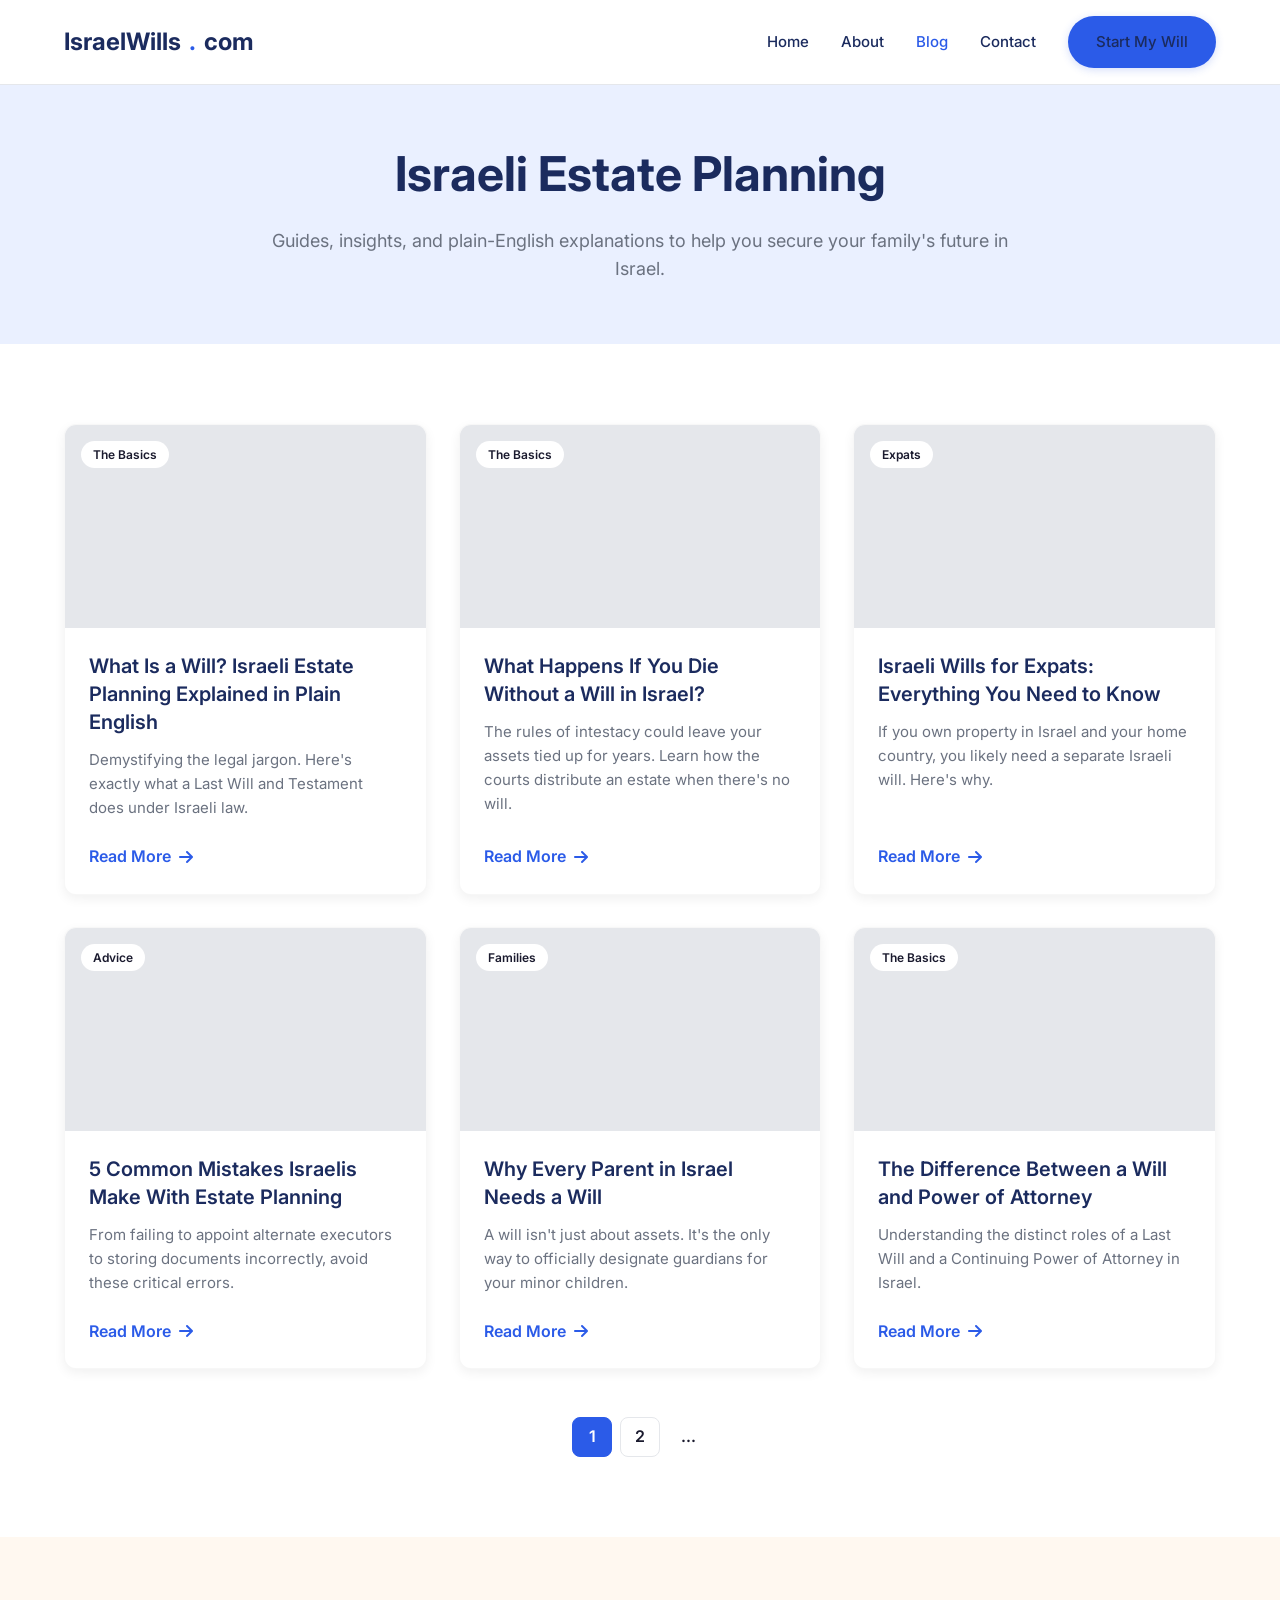
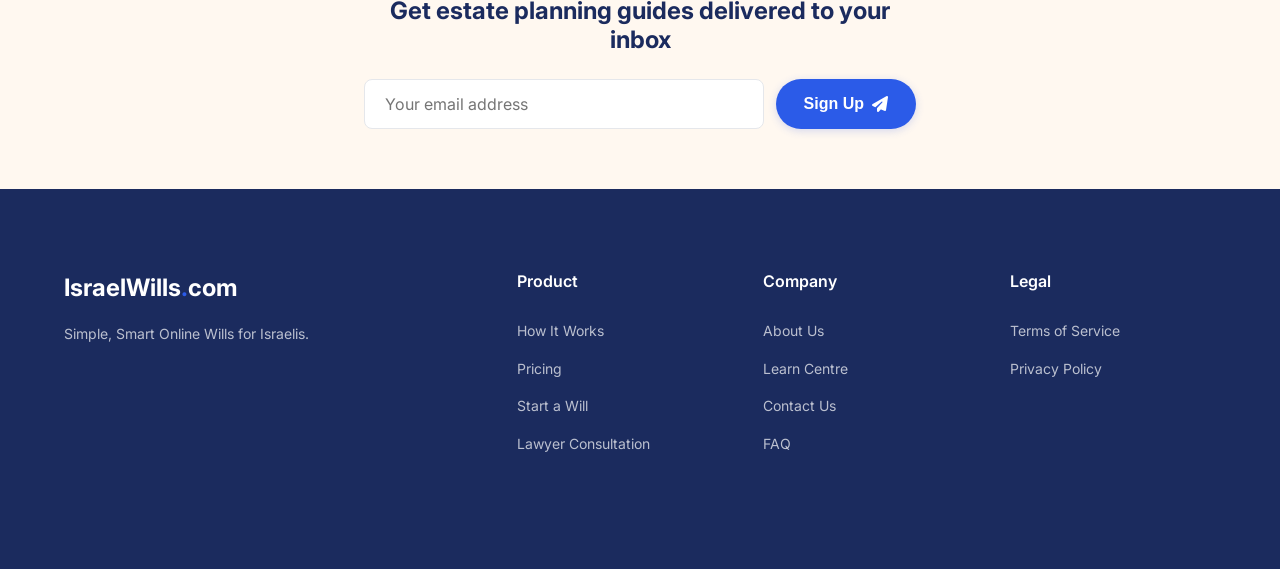
<file: blog.html>
<!DOCTYPE html>
<html lang="en">
<head>
    <meta charset="UTF-8">
    <meta name="viewport" content="width=device-width, initial-scale=1.0">
    <title>Learn Centre | IsraelWills</title>
    <!-- Google Fonts: Inter -->
    <link href="https://fonts.googleapis.com/css2?family=Inter:wght@400;500;600;700&display=swap" rel="stylesheet">
    <link rel="stylesheet" href="styles.css">
    <link rel="stylesheet" href="https://cdnjs.cloudflare.com/ajax/libs/font-awesome/6.4.0/css/all.min.css">
</head>
<body>

    <!-- Navigation -->
    <header class="navbar">
        <div class="container nav-container">
            <a href="index.html" class="logo">
                IsraelWills<span class="logo-dot">.</span>com
            </a>
            <nav class="nav-links">
                <a href="index.html">Home</a>
                <a href="about.html">About</a>
                <a href="blog.html" style="color: var(--color-willful-blue);">Blog</a>
                <a href="contact.html">Contact</a>
                <a href="questionnaire.html" class="btn btn-primary">Start My Will</a>
            </nav>
        </div>
    </header>

    <main>
        <!-- Header -->
        <section class="section section-light-blue" style="text-align: center; padding: 60px 0;">
            <div class="container" style="max-width: 800px;">
                <h1 class="page-headline">Israeli Estate Planning</h1>
                <p class="body-large" style="color: var(--color-text-secondary);">Guides, insights, and plain-English explanations to help you secure your family's future in Israel.</p>
            </div>
        </section>

        <!-- Article Grid -->
        <section class="section" style="background-color: white;">
            <div class="container">
                <div style="display: grid; grid-template-columns: repeat(auto-fill, minmax(320px, 1fr)); gap: 32px;">
                    
                    <!-- Article Card 1 -->
                    <div class="card" style="padding: 0; overflow: hidden; display: flex; flex-direction: column;">
                        <div style="aspect-ratio: 16/9; background-color: var(--color-border); position: relative;">
                            <span style="position: absolute; top: 16px; left: 16px; background-color: white; padding: 4px 12px; border-radius: 100px; font-size: 12px; font-weight: 600;">The Basics</span>
                        </div>
                        <div style="padding: 24px; flex-grow: 1; display: flex; flex-direction: column;">
                            <h3 style="font-size: 20px; font-weight: 600; line-height: 1.4; margin-bottom: 12px; color: var(--color-deep-navy);">What Is a Will? Israeli Estate Planning Explained in Plain English</h3>
                            <p style="color: var(--color-text-secondary); font-size: 15px; margin-bottom: 24px; flex-grow: 1;">Demystifying the legal jargon. Here's exactly what a Last Will and Testament does under Israeli law.</p>
                            <a href="#" style="color: var(--color-willful-blue); font-weight: 600; text-decoration: none; display: flex; align-items: center; gap: 8px;">Read More <i class="fa-solid fa-arrow-right"></i></a>
                        </div>
                    </div>

                    <!-- Article Card 2 -->
                    <div class="card" style="padding: 0; overflow: hidden; display: flex; flex-direction: column;">
                        <div style="aspect-ratio: 16/9; background-color: var(--color-border); position: relative;">
                            <span style="position: absolute; top: 16px; left: 16px; background-color: white; padding: 4px 12px; border-radius: 100px; font-size: 12px; font-weight: 600;">The Basics</span>
                        </div>
                        <div style="padding: 24px; flex-grow: 1; display: flex; flex-direction: column;">
                            <h3 style="font-size: 20px; font-weight: 600; line-height: 1.4; margin-bottom: 12px; color: var(--color-deep-navy);">What Happens If You Die Without a Will in Israel?</h3>
                            <p style="color: var(--color-text-secondary); font-size: 15px; margin-bottom: 24px; flex-grow: 1;">The rules of intestacy could leave your assets tied up for years. Learn how the courts distribute an estate when there's no will.</p>
                            <a href="#" style="color: var(--color-willful-blue); font-weight: 600; text-decoration: none; display: flex; align-items: center; gap: 8px;">Read More <i class="fa-solid fa-arrow-right"></i></a>
                        </div>
                    </div>

                    <!-- Article Card 3 -->
                    <div class="card" style="padding: 0; overflow: hidden; display: flex; flex-direction: column;">
                        <div style="aspect-ratio: 16/9; background-color: var(--color-border); position: relative;">
                            <span style="position: absolute; top: 16px; left: 16px; background-color: white; padding: 4px 12px; border-radius: 100px; font-size: 12px; font-weight: 600;">Expats</span>
                        </div>
                        <div style="padding: 24px; flex-grow: 1; display: flex; flex-direction: column;">
                            <h3 style="font-size: 20px; font-weight: 600; line-height: 1.4; margin-bottom: 12px; color: var(--color-deep-navy);">Israeli Wills for Expats: Everything You Need to Know</h3>
                            <p style="color: var(--color-text-secondary); font-size: 15px; margin-bottom: 24px; flex-grow: 1;">If you own property in Israel and your home country, you likely need a separate Israeli will. Here's why.</p>
                            <a href="#" style="color: var(--color-willful-blue); font-weight: 600; text-decoration: none; display: flex; align-items: center; gap: 8px;">Read More <i class="fa-solid fa-arrow-right"></i></a>
                        </div>
                    </div>

                    <!-- Article Card 4 -->
                    <div class="card" style="padding: 0; overflow: hidden; display: flex; flex-direction: column;">
                        <div style="aspect-ratio: 16/9; background-color: var(--color-border); position: relative;">
                            <span style="position: absolute; top: 16px; left: 16px; background-color: white; padding: 4px 12px; border-radius: 100px; font-size: 12px; font-weight: 600;">Advice</span>
                        </div>
                        <div style="padding: 24px; flex-grow: 1; display: flex; flex-direction: column;">
                            <h3 style="font-size: 20px; font-weight: 600; line-height: 1.4; margin-bottom: 12px; color: var(--color-deep-navy);">5 Common Mistakes Israelis Make With Estate Planning</h3>
                            <p style="color: var(--color-text-secondary); font-size: 15px; margin-bottom: 24px; flex-grow: 1;">From failing to appoint alternate executors to storing documents incorrectly, avoid these critical errors.</p>
                            <a href="#" style="color: var(--color-willful-blue); font-weight: 600; text-decoration: none; display: flex; align-items: center; gap: 8px;">Read More <i class="fa-solid fa-arrow-right"></i></a>
                        </div>
                    </div>

                    <!-- Article Card 5 -->
                    <div class="card" style="padding: 0; overflow: hidden; display: flex; flex-direction: column;">
                        <div style="aspect-ratio: 16/9; background-color: var(--color-border); position: relative;">
                            <span style="position: absolute; top: 16px; left: 16px; background-color: white; padding: 4px 12px; border-radius: 100px; font-size: 12px; font-weight: 600;">Families</span>
                        </div>
                        <div style="padding: 24px; flex-grow: 1; display: flex; flex-direction: column;">
                            <h3 style="font-size: 20px; font-weight: 600; line-height: 1.4; margin-bottom: 12px; color: var(--color-deep-navy);">Why Every Parent in Israel Needs a Will</h3>
                            <p style="color: var(--color-text-secondary); font-size: 15px; margin-bottom: 24px; flex-grow: 1;">A will isn't just about assets. It's the only way to officially designate guardians for your minor children.</p>
                            <a href="#" style="color: var(--color-willful-blue); font-weight: 600; text-decoration: none; display: flex; align-items: center; gap: 8px;">Read More <i class="fa-solid fa-arrow-right"></i></a>
                        </div>
                    </div>

                    <!-- Article Card 6 -->
                    <div class="card" style="padding: 0; overflow: hidden; display: flex; flex-direction: column;">
                        <div style="aspect-ratio: 16/9; background-color: var(--color-border); position: relative;">
                            <span style="position: absolute; top: 16px; left: 16px; background-color: white; padding: 4px 12px; border-radius: 100px; font-size: 12px; font-weight: 600;">The Basics</span>
                        </div>
                        <div style="padding: 24px; flex-grow: 1; display: flex; flex-direction: column;">
                            <h3 style="font-size: 20px; font-weight: 600; line-height: 1.4; margin-bottom: 12px; color: var(--color-deep-navy);">The Difference Between a Will and Power of Attorney</h3>
                            <p style="color: var(--color-text-secondary); font-size: 15px; margin-bottom: 24px; flex-grow: 1;">Understanding the distinct roles of a Last Will and a Continuing Power of Attorney in Israel.</p>
                            <a href="#" style="color: var(--color-willful-blue); font-weight: 600; text-decoration: none; display: flex; align-items: center; gap: 8px;">Read More <i class="fa-solid fa-arrow-right"></i></a>
                        </div>
                    </div>

                </div>
                
                <!-- Pagination -->
                <div style="display: flex; justify-content: center; gap: 8px; margin-top: 48px;">
                    <a href="#" style="width: 40px; height: 40px; border-radius: var(--radius-sm); border: 1px solid var(--color-willful-blue); background-color: var(--color-willful-blue); color: white; display: flex; align-items: center; justify-content: center; text-decoration: none; font-weight: 600;">1</a>
                    <a href="#" style="width: 40px; height: 40px; border-radius: var(--radius-sm); border: 1px solid var(--color-border); color: var(--color-text-body); display: flex; align-items: center; justify-content: center; text-decoration: none; font-weight: 600;">2</a>
                    <a href="#" style="width: 40px; height: 40px; border-radius: var(--radius-sm); border: 1px solid transparent; color: var(--color-text-body); display: flex; align-items: center; justify-content: center; text-decoration: none; font-weight: 600;">...</a>
                </div>
            </div>
        </section>

        <!-- Email Signup Strip -->
        <section class="section section-cream" style="text-align: center; padding: 60px 0;">
            <div class="container" style="max-width: 600px;">
                <h3 style="font-size: 24px; margin-bottom: 16px; font-family: var(--font-headline);">Get estate planning guides delivered to your inbox</h3>
                <form onsubmit="event.preventDefault();" style="display: flex; gap: 12px; margin-top: 24px;">
                    <input type="email" placeholder="Your email address" required style="flex-grow: 1; padding: 14px 20px; border: 1px solid var(--color-border); border-radius: var(--radius-sm); font-family: inherit; font-size: 16px;">
                    <button type="submit" class="btn btn-primary">Sign Up <i class="fa-solid fa-paper-plane" style="margin-left: 8px;"></i></button>
                </form>
            </div>
        </section>
    </main>

    <!-- Footer -->
    <footer>
        <div class="container">
            <div class="footer-grid">
                <div>
                    <a href="index.html" class="logo" style="color: white; margin-bottom: 16px; display: inline-block;">
                        IsraelWills<span class="logo-dot">.</span>com
                    </a>
                    <p style="color: rgba(255,255,255,0.7); font-size: 14px; margin-bottom: 24px;">Simple, Smart Online Wills for Israelis.</p>
                </div>
                
                <div>
                    <div class="footer-heading">Product</div>
                    <ul class="footer-links">
                        <li><a href="index.html#how-it-works">How It Works</a></li>
                        <li><a href="index.html#pricing">Pricing</a></li>
                        <li><a href="questionnaire.html">Start a Will</a></li>
                        <li><a href="upsell.html">Lawyer Consultation</a></li>
                    </ul>
                </div>

                <div>
                    <div class="footer-heading">Company</div>
                    <ul class="footer-links">
                        <li><a href="about.html">About Us</a></li>
                        <li><a href="blog.html">Learn Centre</a></li>
                        <li><a href="contact.html">Contact Us</a></li>
                        <li><a href="index.html#faq">FAQ</a></li>
                    </ul>
                </div>

                <div>
                    <div class="footer-heading">Legal</div>
                    <ul class="footer-links">
                        <li><a href="terms.html">Terms of Service</a></li>
                        <li><a href="privacy.html">Privacy Policy</a></li>
                    </ul>
                </div>
            </div>
        </div>
    </footer>

</body>
</html>
</file>
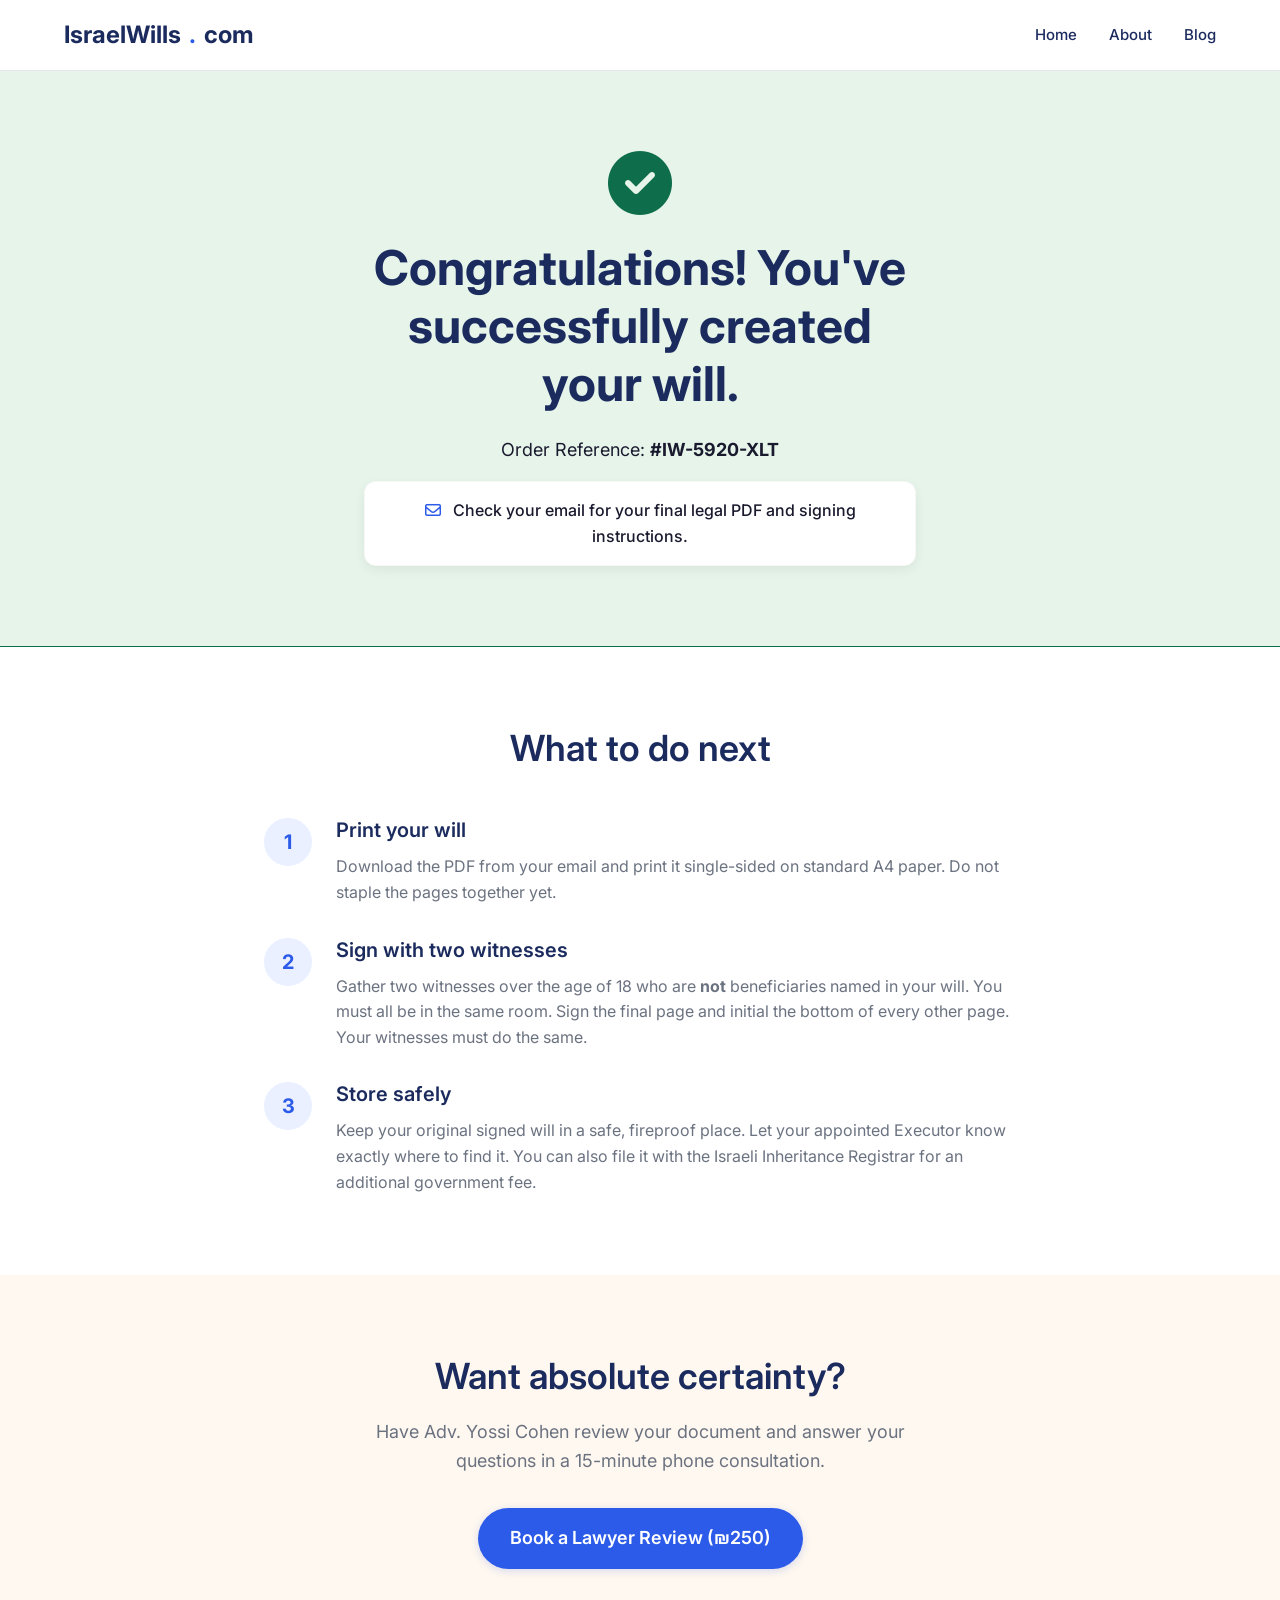
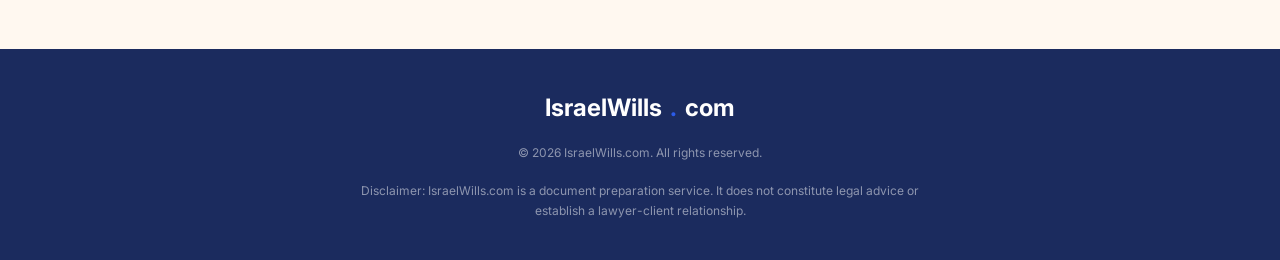
<file: confirmation.html>
<!DOCTYPE html>
<html lang="en">
<head>
    <meta charset="UTF-8">
    <meta name="viewport" content="width=device-width, initial-scale=1.0">
    <title>Confirmation | IsraelWills</title>
    <link href="https://fonts.googleapis.com/css2?family=Inter:wght@400;500;600;700&display=swap" rel="stylesheet">
    <link rel="stylesheet" href="styles.css">
    <link rel="stylesheet" href="https://cdnjs.cloudflare.com/ajax/libs/font-awesome/6.4.0/css/all.min.css">
</head>
<body style="background-color: var(--color-bg-subtle);">

    <header class="navbar">
        <div class="container nav-container">
            <a href="index.html" class="logo" style="justify-content: center;">
                IsraelWills<span class="logo-dot">.</span>com
            </a>
            <nav class="nav-links">
                <a href="index.html">Home</a>
                <a href="about.html">About</a>
                <a href="blog.html">Blog</a>
            </nav>
        </div>
    </header>

    <main>
        <!-- Success Message -->
        <section class="section" style="background-color: #E6F4EA; border-bottom: 1px solid var(--color-success-green);">
            <div class="container" style="text-align: center; max-width: 600px;">
                <i class="fa-solid fa-circle-check" style="font-size: 64px; color: var(--color-success-green); margin-bottom: 24px;"></i>
                <h1 class="page-headline">Congratulations! You've successfully created your will.</h1>
                <p class="body-large" style="color: var(--color-text-body); margin-bottom: 16px;">Order Reference: <strong>#IW-5920-XLT</strong></p>
                <div class="card" style="display: inline-block; padding: 16px 32px; font-weight: 500;">
                    <i class="fa-regular fa-envelope" style="color: var(--color-willful-blue); margin-right: 8px;"></i> Check your email for your final legal PDF and signing instructions.
                </div>
            </div>
        </section>

        <!-- Next Steps -->
        <section class="section" style="background-color: white;">
            <div class="container" style="max-width: 800px;">
                <h2 class="section-headline" style="text-align: center; margin-bottom: 48px;">What to do next</h2>
                
                <div style="display: flex; flex-direction: column; gap: 32px;">
                    <div style="display: flex; gap: 24px; align-items: flex-start;">
                        <div style="width: 48px; height: 48px; min-width: 48px; border-radius: 50%; background-color: var(--color-light-blue); color: var(--color-willful-blue); display: flex; align-items: center; justify-content: center; font-size: 20px; font-weight: 700;">1</div>
                        <div>
                            <h3 style="font-size: 20px; font-weight: 600; margin-bottom: 12px;">Print your will</h3>
                            <p style="color: var(--color-text-secondary); line-height: 1.6;">Download the PDF from your email and print it single-sided on standard A4 paper. Do not staple the pages together yet.</p>
                        </div>
                    </div>
                    
                    <div style="display: flex; gap: 24px; align-items: flex-start;">
                        <div style="width: 48px; height: 48px; min-width: 48px; border-radius: 50%; background-color: var(--color-light-blue); color: var(--color-willful-blue); display: flex; align-items: center; justify-content: center; font-size: 20px; font-weight: 700;">2</div>
                        <div>
                            <h3 style="font-size: 20px; font-weight: 600; margin-bottom: 12px;">Sign with two witnesses</h3>
                            <p style="color: var(--color-text-secondary); line-height: 1.6;">Gather two witnesses over the age of 18 who are <strong>not</strong> beneficiaries named in your will. You must all be in the same room. Sign the final page and initial the bottom of every other page. Your witnesses must do the same.</p>
                        </div>
                    </div>

                    <div style="display: flex; gap: 24px; align-items: flex-start;">
                        <div style="width: 48px; height: 48px; min-width: 48px; border-radius: 50%; background-color: var(--color-light-blue); color: var(--color-willful-blue); display: flex; align-items: center; justify-content: center; font-size: 20px; font-weight: 700;">3</div>
                        <div>
                            <h3 style="font-size: 20px; font-weight: 600; margin-bottom: 12px;">Store safely</h3>
                            <p style="color: var(--color-text-secondary); line-height: 1.6;">Keep your original signed will in a safe, fireproof place. Let your appointed Executor know exactly where to find it. You can also file it with the Israeli Inheritance Registrar for an additional government fee.</p>
                        </div>
                    </div>
                </div>
            </div>
        </section>

        <!-- Upsell -->
        <section class="section section-cream" style="text-align: center;">
            <div class="container" style="max-width: 600px;">
                <h2 class="section-headline">Want absolute certainty?</h2>
                <p class="body-large" style="color: var(--color-text-secondary); margin-bottom: 32px;">Have Adv. Yossi Cohen review your document and answer your questions in a 15-minute phone consultation.</p>
                <a href="upsell.html" class="btn btn-primary" style="padding: 16px 32px; font-size: 18px;">Book a Lawyer Review (₪250)</a>
            </div>
        </section>
    </main>

    <footer style="padding: 40px 0; background-color: var(--color-deep-navy); color: white; text-align: center;">
        <div class="container">
            <div class="logo" style="color: white; justify-content: center; margin-bottom: 16px;">IsraelWills<span class="logo-dot">.</span>com</div>
            <div style="color: rgba(255,255,255,0.5); font-size: 12px; max-width: 600px; margin: 0 auto;">&copy; 2026 IsraelWills.com. All rights reserved. <br><br>Disclaimer: IsraelWills.com is a document preparation service. It does not constitute legal advice or establish a lawyer-client relationship.</div>
        </div>
    </footer>

</body>
</html>
</file>
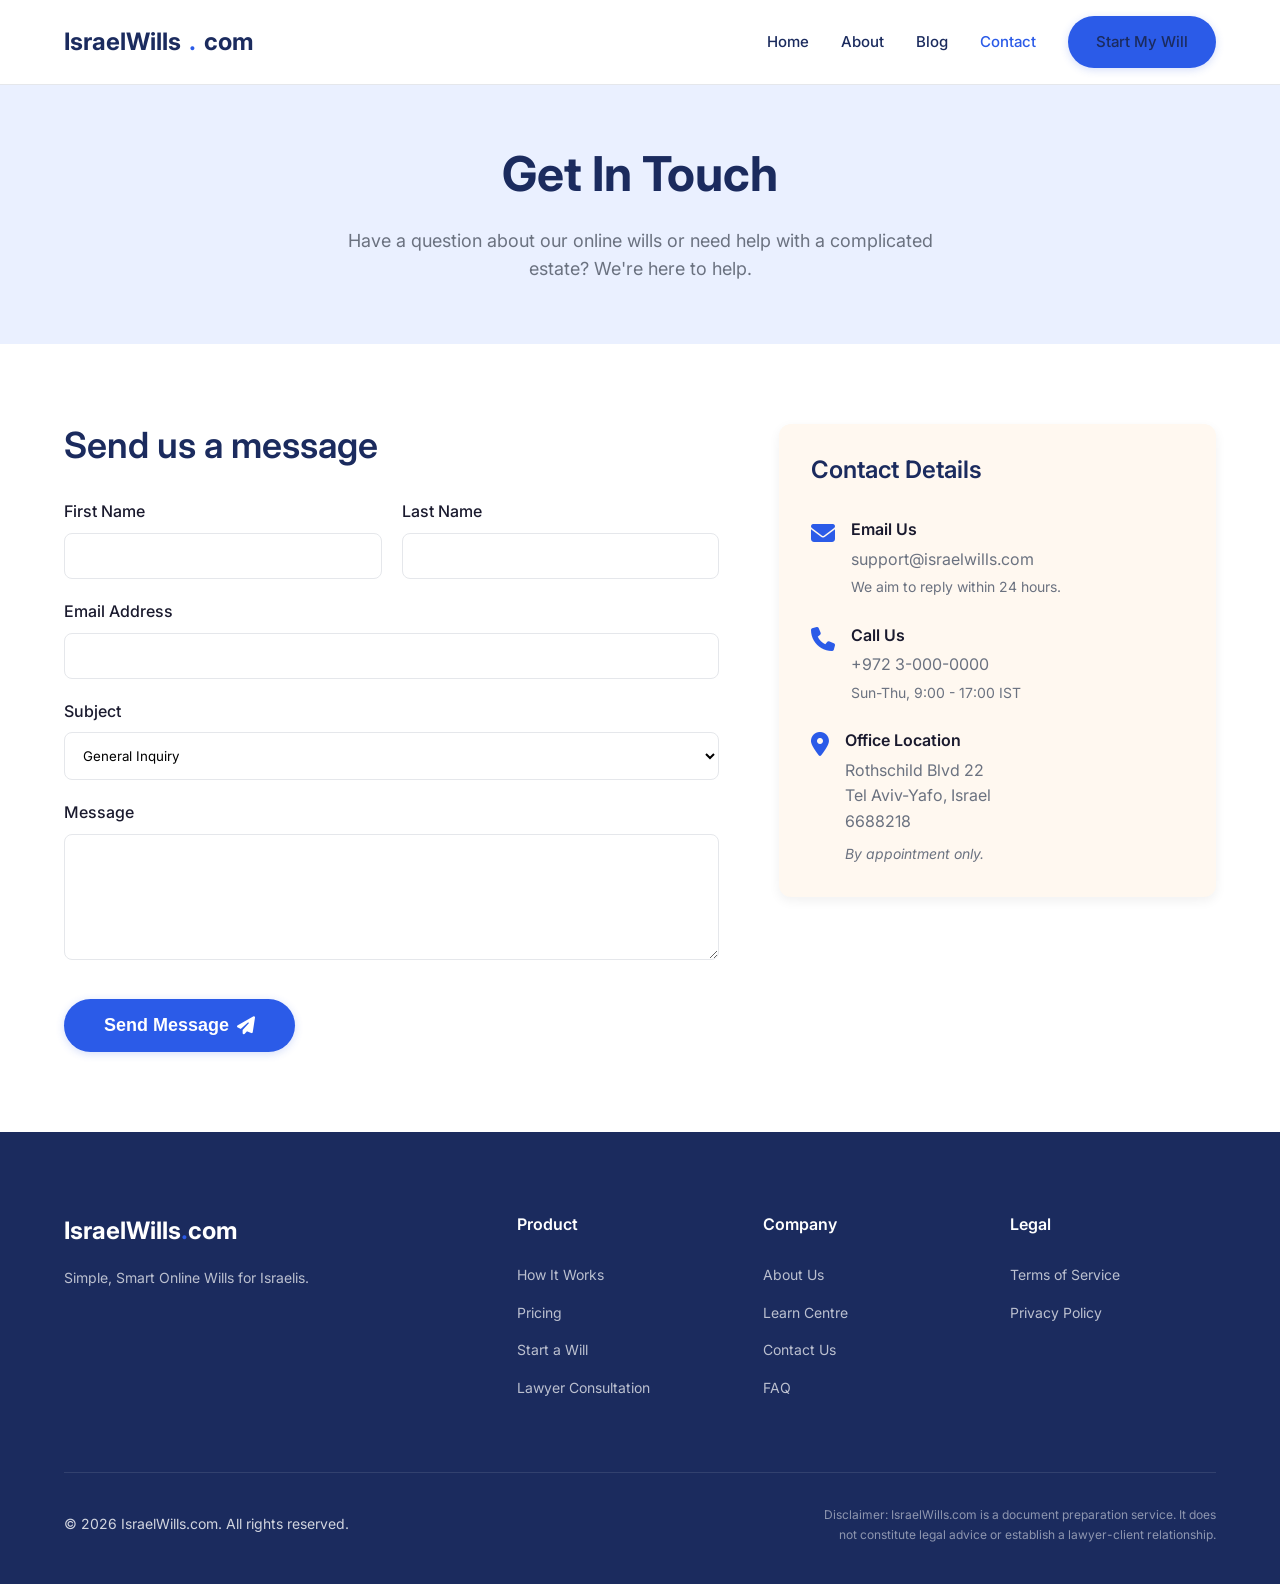
<file: contact.html>
<!DOCTYPE html>
<html lang="en">
<head>
    <meta charset="UTF-8">
    <meta name="viewport" content="width=device-width, initial-scale=1.0">
    <title>Contact Us | IsraelWills</title>
    <!-- Google Fonts: Inter -->
    <link href="https://fonts.googleapis.com/css2?family=Inter:wght@400;500;600;700&display=swap" rel="stylesheet">
    <link rel="stylesheet" href="styles.css">
    <link rel="stylesheet" href="https://cdnjs.cloudflare.com/ajax/libs/font-awesome/6.4.0/css/all.min.css">
</head>
<body>

    <!-- Navigation -->
    <header class="navbar">
        <div class="container nav-container">
            <a href="index.html" class="logo">
                IsraelWills<span class="logo-dot">.</span>com
            </a>
            <nav class="nav-links">
                <a href="index.html">Home</a>
                <a href="about.html">About</a>
                <a href="blog.html">Blog</a>
                <a href="contact.html" style="color: var(--color-willful-blue);">Contact</a>
                <a href="questionnaire.html" class="btn btn-primary">Start My Will</a>
            </nav>
        </div>
    </header>

    <main>
        <!-- Header -->
        <section class="section section-light-blue" style="text-align: center; padding: 60px 0;">
            <div class="container">
                <h1 class="page-headline">Get In Touch</h1>
                <p class="body-large" style="color: var(--color-text-secondary); max-width: 600px; margin: 0 auto;">Have a question about our online wills or need help with a complicated estate? We're here to help.</p>
            </div>
        </section>

        <section class="section" style="background-color: white;">
            <div class="container">
                <div style="display: grid; grid-template-columns: 3fr 2fr; gap: 60px;">
                    
                    <!-- Contact Form -->
                    <div>
                        <h2 class="section-headline" style="margin-bottom: 32px;">Send us a message</h2>
                        <form onsubmit="event.preventDefault(); alert('Message sent successfully!');">
                            <div style="display: grid; grid-template-columns: 1fr 1fr; gap: 20px; margin-bottom: 20px;">
                                <div>
                                    <label style="display: block; font-weight: 500; margin-bottom: 8px;">First Name</label>
                                    <input type="text" required style="width: 100%; padding: 14px; border: 1px solid var(--color-border); border-radius: var(--radius-sm); font-family: inherit;">
                                </div>
                                <div>
                                    <label style="display: block; font-weight: 500; margin-bottom: 8px;">Last Name</label>
                                    <input type="text" required style="width: 100%; padding: 14px; border: 1px solid var(--color-border); border-radius: var(--radius-sm); font-family: inherit;">
                                </div>
                            </div>
                            
                            <div style="margin-bottom: 20px;">
                                <label style="display: block; font-weight: 500; margin-bottom: 8px;">Email Address</label>
                                <input type="email" required style="width: 100%; padding: 14px; border: 1px solid var(--color-border); border-radius: var(--radius-sm); font-family: inherit;">
                            </div>
                            
                            <div style="margin-bottom: 20px;">
                                <label style="display: block; font-weight: 500; margin-bottom: 8px;">Subject</label>
                                <select style="width: 100%; padding: 14px; border: 1px solid var(--color-border); border-radius: var(--radius-sm); font-family: inherit; background-color: white;">
                                    <option>General Inquiry</option>
                                    <option>Technical Support</option>
                                    <option>Complex Estate (Lawyer Consultation)</option>
                                    <option>Partnerships</option>
                                </select>
                            </div>

                            <div style="margin-bottom: 32px;">
                                <label style="display: block; font-weight: 500; margin-bottom: 8px;">Message</label>
                                <textarea rows="6" required style="width: 100%; padding: 14px; border: 1px solid var(--color-border); border-radius: var(--radius-sm); font-family: inherit; resize: vertical;"></textarea>
                            </div>
                            
                            <button type="submit" class="btn btn-primary" style="padding: 16px 40px; font-size: 18px;">Send Message <i class="fa-solid fa-paper-plane" style="margin-left: 8px;"></i></button>
                        </form>
                    </div>

                    <!-- Contact Details -->
                    <div>
                        <div class="card" style="background-color: var(--color-warm-cream); border: none;">
                            <h3 style="font-size: 24px; font-weight: 600; margin-bottom: 32px; color: var(--color-deep-navy);">Contact Details</h3>
                            
                            <div style="display: flex; gap: 16px; margin-bottom: 24px;">
                                <i class="fa-solid fa-envelope" style="color: var(--color-willful-blue); font-size: 24px; margin-top: 4px;"></i>
                                <div>
                                    <div style="font-weight: 600; margin-bottom: 4px;">Email Us</div>
                                    <a href="mailto:support@israelwills.com" style="color: var(--color-text-secondary); text-decoration: none;">support@israelwills.com</a>
                                    <div class="caption" style="margin-top: 4px;">We aim to reply within 24 hours.</div>
                                </div>
                            </div>
                            
                            <div style="display: flex; gap: 16px; margin-bottom: 24px;">
                                <i class="fa-solid fa-phone" style="color: var(--color-willful-blue); font-size: 24px; margin-top: 4px;"></i>
                                <div>
                                    <div style="font-weight: 600; margin-bottom: 4px;">Call Us</div>
                                    <a href="tel:+97230000000" style="color: var(--color-text-secondary); text-decoration: none;">+972 3-000-0000</a>
                                    <div class="caption" style="margin-top: 4px;">Sun-Thu, 9:00 - 17:00 IST</div>
                                </div>
                            </div>
                            
                            <div style="display: flex; gap: 16px;">
                                <i class="fa-solid fa-location-dot" style="color: var(--color-willful-blue); font-size: 24px; margin-top: 4px;"></i>
                                <div>
                                    <div style="font-weight: 600; margin-bottom: 4px;">Office Location</div>
                                    <p style="color: var(--color-text-secondary);">
                                        Rothschild Blvd 22<br>
                                        Tel Aviv-Yafo, Israel<br>
                                        6688218
                                    </p>
                                    <div class="caption" style="margin-top: 8px; font-style: italic;">By appointment only.</div>
                                </div>
                            </div>
                        </div>
                    </div>

                </div>
            </div>
        </section>

    </main>

    <!-- Footer -->
    <footer style="padding: 80px 0 40px; background-color: var(--color-deep-navy); color: rgba(255,255,255,0.8);">
        <div class="container">
            <div class="footer-grid">
                <div>
                    <a href="index.html" class="logo" style="color: white; margin-bottom: 16px; display: inline-block;">
                        IsraelWills<span class="logo-dot">.</span>com
                    </a>
                    <p style="color: rgba(255,255,255,0.7); font-size: 14px; margin-bottom: 24px;">Simple, Smart Online Wills for Israelis.</p>
                </div>
                
                <div>
                    <div class="footer-heading">Product</div>
                    <ul class="footer-links">
                        <li><a href="index.html#how-it-works">How It Works</a></li>
                        <li><a href="index.html#pricing">Pricing</a></li>
                        <li><a href="questionnaire.html">Start a Will</a></li>
                        <li><a href="upsell.html">Lawyer Consultation</a></li>
                    </ul>
                </div>

                <div>
                    <div class="footer-heading">Company</div>
                    <ul class="footer-links">
                        <li><a href="about.html">About Us</a></li>
                        <li><a href="blog.html">Learn Centre</a></li>
                        <li><a href="contact.html">Contact Us</a></li>
                        <li><a href="index.html#faq">FAQ</a></li>
                    </ul>
                </div>

                <div>
                    <div class="footer-heading">Legal</div>
                    <ul class="footer-links">
                        <li><a href="terms.html">Terms of Service</a></li>
                        <li><a href="privacy.html">Privacy Policy</a></li>
                    </ul>
                </div>
            </div>
            
            <div class="footer-bottom">
                <div>&copy; 2026 IsraelWills.com. All rights reserved.</div>
                <div style="color: rgba(255,255,255,0.5); text-align: right; max-width: 400px; font-size: 12px;">
                    Disclaimer: IsraelWills.com is a document preparation service. It does not constitute legal advice or establish a lawyer-client relationship.
                </div>
            </div>
        </div>
    </footer>

</body>
</html>
</file>
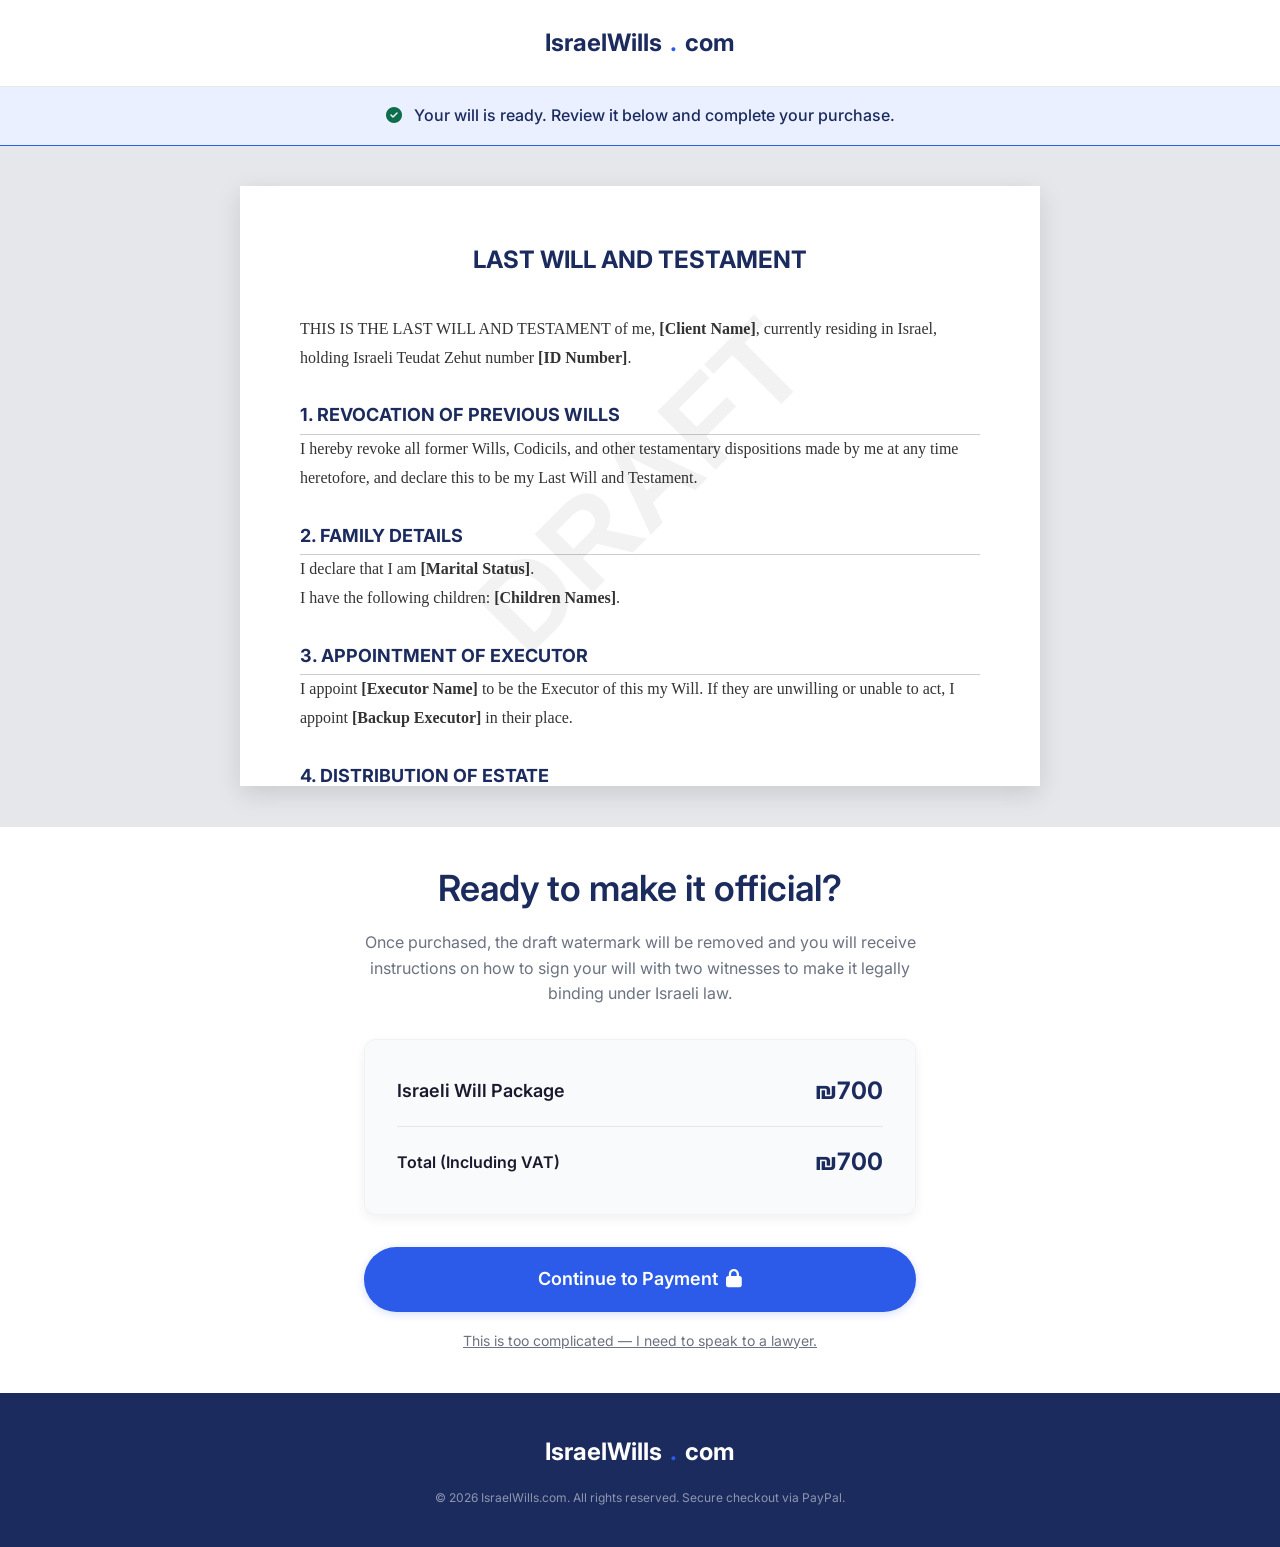
<file: draft-preview.html>
<!DOCTYPE html>
<html lang="en">
<head>
    <meta charset="UTF-8">
    <meta name="viewport" content="width=device-width, initial-scale=1.0">
    <title>Draft Preview | IsraelWills</title>
    <!-- Google Fonts: Inter -->
    <link href="https://fonts.googleapis.com/css2?family=Inter:wght@400;500;600;700&display=swap" rel="stylesheet">
    <link rel="stylesheet" href="styles.css">
    <link rel="stylesheet" href="https://cdnjs.cloudflare.com/ajax/libs/font-awesome/6.4.0/css/all.min.css">
    <style>
        .minimal-nav {
            background-color: white;
            padding: 24px 0;
            text-align: center;
            border-bottom: 1px solid var(--color-border);
        }
        
        .success-bar {
            background-color: var(--color-light-blue);
            padding: 16px 0;
            text-align: center;
            color: var(--color-deep-navy);
            font-weight: 500; border-bottom: 1px solid var(--color-willful-blue);
        }

        .document-wrapper {
            background-color: var(--color-border);
            padding: 40px;
            display: flex;
            justify-content: center;
        }

        .document-preview {
            background-color: white;
            width: 100%;
            max-width: 800px;
            height: 600px;
            overflow-y: auto;
            box-shadow: var(--shadow-hover);
            padding: 60px;
            position: relative;
            font-family: serif;
            line-height: 1.8;
            color: #333;
        }

        .watermark {
            position: absolute;
            top: 50%;
            left: 50%;
            transform: translate(-50%, -50%) rotate(-45deg);
            font-size: 120px;
            color: rgba(0,0,0,0.05);
            font-weight: 900;
            font-family: sans-serif;
            pointer-events: none;
            user-select: none;
        }

        .checkout-panel {
            background-color: white;
            padding: 40px 0;
            border-top: 1px solid var(--color-border);
        }
    </style>
</head>
<body style="background-color: var(--color-bg-subtle);">

    <header class="minimal-nav">
        <div class="container">
            <a href="index.html" class="logo" style="justify-content: center;">
                IsraelWills<span class="logo-dot">.</span>com
            </a>
        </div>
    </header>

    <div class="success-bar">
        <div class="container">
            <i class="fa-solid fa-circle-check" style="color: var(--color-success-green); margin-right: 8px;"></i>
            Your will is ready. Review it below and complete your purchase.
        </div>
    </div>

    <main>
        <div class="document-wrapper">
            <div class="document-preview">
                <div class="watermark">DRAFT</div>
                
                <h1 style="text-align: center; font-size: 24px; margin-bottom: 40px;">LAST WILL AND TESTAMENT</h1>
                
                <p>THIS IS THE LAST WILL AND TESTAMENT of me, <strong>[Client Name]</strong>, currently residing in Israel, holding Israeli Teudat Zehut number <strong>[ID Number]</strong>.</p>
                
                <h2 style="font-size: 18px; margin-top: 32px; border-bottom: 1px solid #ccc; padding-bottom: 8px;">1. REVOCATION OF PREVIOUS WILLS</h2>
                <p>I hereby revoke all former Wills, Codicils, and other testamentary dispositions made by me at any time heretofore, and declare this to be my Last Will and Testament.</p>

                <h2 style="font-size: 18px; margin-top: 32px; border-bottom: 1px solid #ccc; padding-bottom: 8px;">2. FAMILY DETAILS</h2>
                <p>I declare that I am <strong>[Marital Status]</strong>.</p>
                <p>I have the following children: <strong>[Children Names]</strong>.</p>

                <h2 style="font-size: 18px; margin-top: 32px; border-bottom: 1px solid #ccc; padding-bottom: 8px;">3. APPOINTMENT OF EXECUTOR</h2>
                <p>I appoint <strong>[Executor Name]</strong> to be the Executor of this my Will. If they are unwilling or unable to act, I appoint <strong>[Backup Executor]</strong> in their place.</p>

                <h2 style="font-size: 18px; margin-top: 32px; border-bottom: 1px solid #ccc; padding-bottom: 8px;">4. DISTRIBUTION OF ESTATE</h2>
                <p>Specific instructions regarding my assets (including <strong>[Assets List]</strong>):</p>
                <p><strong>[Estate Distribution Text]</strong></p>

                <div style="margin-top: 80px;">
                    <p>IN WITNESS WHEREOF I have hereunto set my hand this ____ day of ______________, 20__.</p>
                    <br><br>
                    <p>___________________________<br>Signature of Testator</p>
                </div>
            </div>
        </div>

        <div class="checkout-panel">
            <div class="container" style="max-width: 600px; text-align: center;">
                <h2 class="section-headline">Ready to make it official?</h2>
                <p style="color: var(--color-text-secondary); margin-bottom: 32px;">Once purchased, the draft watermark will be removed and you will receive instructions on how to sign your will with two witnesses to make it legally binding under Israeli law.</p>
                
                <div class="card" style="margin-bottom: 32px; background-color: var(--color-bg-subtle);">
                    <div style="display: flex; justify-content: space-between; align-items: center; border-bottom: 1px solid var(--color-border); padding-bottom: 16px; margin-bottom: 16px;">
                        <div style="font-size: 18px; font-weight: 600;">Israeli Will Package</div>
                        <div style="font-size: 24px; font-weight: 700; color: var(--color-deep-navy);">₪700</div>
                    </div>
                    <div style="display: flex; justify-content: space-between; align-items: center;">
                        <div style="font-weight: 600;">Total (Including VAT)</div>
                        <div style="font-size: 24px; font-weight: 700; color: var(--color-deep-navy);">₪700</div>
                    </div>
                </div>

                <!-- Placeholder for PayPal / Email capture -->
                <a href="confirmation.html" class="btn btn-primary" style="width: 100%; padding: 18px; font-size: 18px; margin-bottom: 16px;">Continue to Payment <i class="fa-solid fa-lock" style="margin-left: 8px;"></i></a>
                
                <a href="upsell.html" style="color: var(--color-text-secondary); font-size: 14px; text-decoration: underline;">This is too complicated — I need to speak to a lawyer.</a>
            </div>
        </div>
    </main>

    <footer style="padding: 40px 0; background-color: var(--color-deep-navy); color: white; text-align: center;">
        <div class="container">
            <div class="logo" style="color: white; justify-content: center; margin-bottom: 16px;">IsraelWills<span class="logo-dot">.</span>com</div>
            <div style="color: rgba(255,255,255,0.5); font-size: 12px;">&copy; 2026 IsraelWills.com. All rights reserved. Secure checkout via PayPal.</div>
        </div>
    </footer>

</body>
</html>
</file>
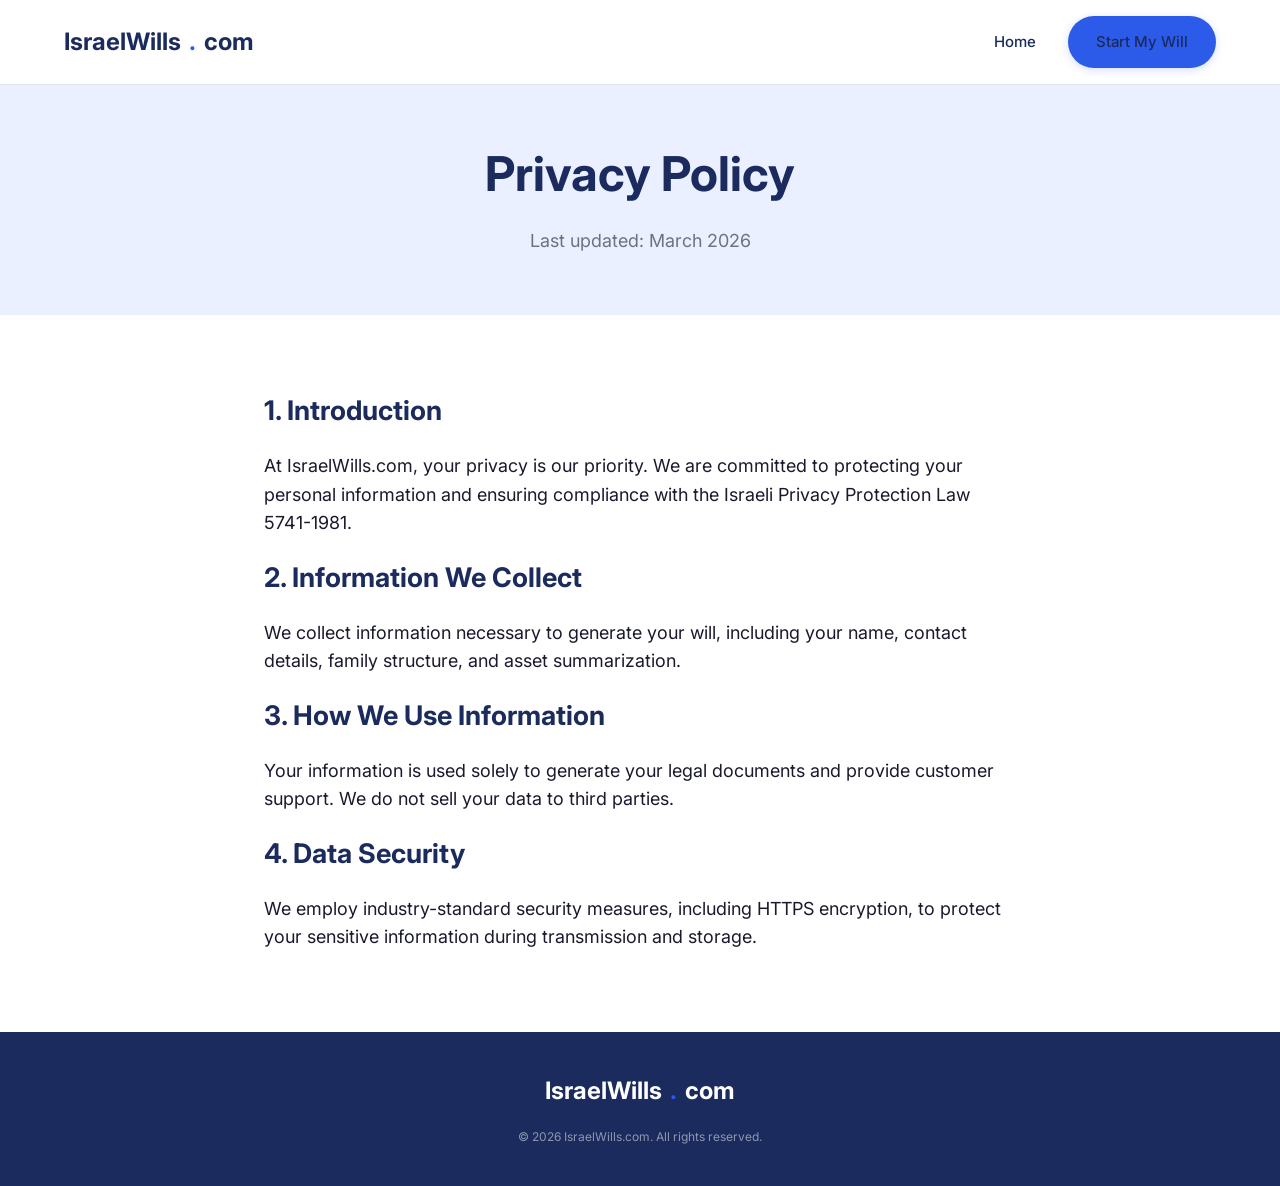
<file: privacy.html>
<!DOCTYPE html>
<html lang="en">
<head>
    <meta charset="UTF-8">
    <meta name="viewport" content="width=device-width, initial-scale=1.0">
    <title>Privacy Policy | IsraelWills</title>
    <!-- Google Fonts: Inter -->
    <link href="https://fonts.googleapis.com/css2?family=Inter:wght@400;500;600;700&display=swap" rel="stylesheet">
    <link rel="stylesheet" href="styles.css">
    <link rel="stylesheet" href="https://cdnjs.cloudflare.com/ajax/libs/font-awesome/6.4.0/css/all.min.css">
</head>
<body>

    <!-- Navigation -->
    <header class="navbar">
        <div class="container nav-container">
            <a href="index.html" class="logo">
                IsraelWills<span class="logo-dot">.</span>com
            </a>
            <nav class="nav-links">
                <a href="index.html">Home</a>
                <a href="questionnaire.html" class="btn btn-primary">Start My Will</a>
            </nav>
        </div>
    </header>

    <main>
        <!-- Header -->
        <section class="section section-light-blue" style="text-align: center; padding: 60px 0;">
            <div class="container">
                <h1 class="page-headline">Privacy Policy</h1>
                <p class="body-large" style="color: var(--color-text-secondary);">Last updated: March 2026</p>
            </div>
        </section>

        <section class="section" style="background-color: white;">
            <div class="container" style="max-width: 800px;">
                <div class="body-large" style="color: var(--color-text-body); display: flex; flex-direction: column; gap: 24px;">
                    <h2>1. Introduction</h2>
                    <p>At IsraelWills.com, your privacy is our priority. We are committed to protecting your personal information and ensuring compliance with the Israeli Privacy Protection Law 5741-1981.</p>
                    
                    <h2>2. Information We Collect</h2>
                    <p>We collect information necessary to generate your will, including your name, contact details, family structure, and asset summarization.</p>
                    
                    <h2>3. How We Use Information</h2>
                    <p>Your information is used solely to generate your legal documents and provide customer support. We do not sell your data to third parties.</p>
                    
                    <h2>4. Data Security</h2>
                    <p>We employ industry-standard security measures, including HTTPS encryption, to protect your sensitive information during transmission and storage.</p>
                </div>
            </div>
        </section>
    </main>

    <!-- Footer -->
    <footer style="padding: 40px 0; background-color: var(--color-deep-navy); color: white; text-align: center;">
        <div class="container">
            <div class="logo" style="color: white; justify-content: center; margin-bottom: 16px;">IsraelWills<span class="logo-dot">.</span>com</div>
            <div style="color: rgba(255,255,255,0.5); font-size: 12px; max-width: 600px; margin: 0 auto;">&copy; 2026 IsraelWills.com. All rights reserved.</div>
        </div>
    </footer>

</body>
</html>
</file>
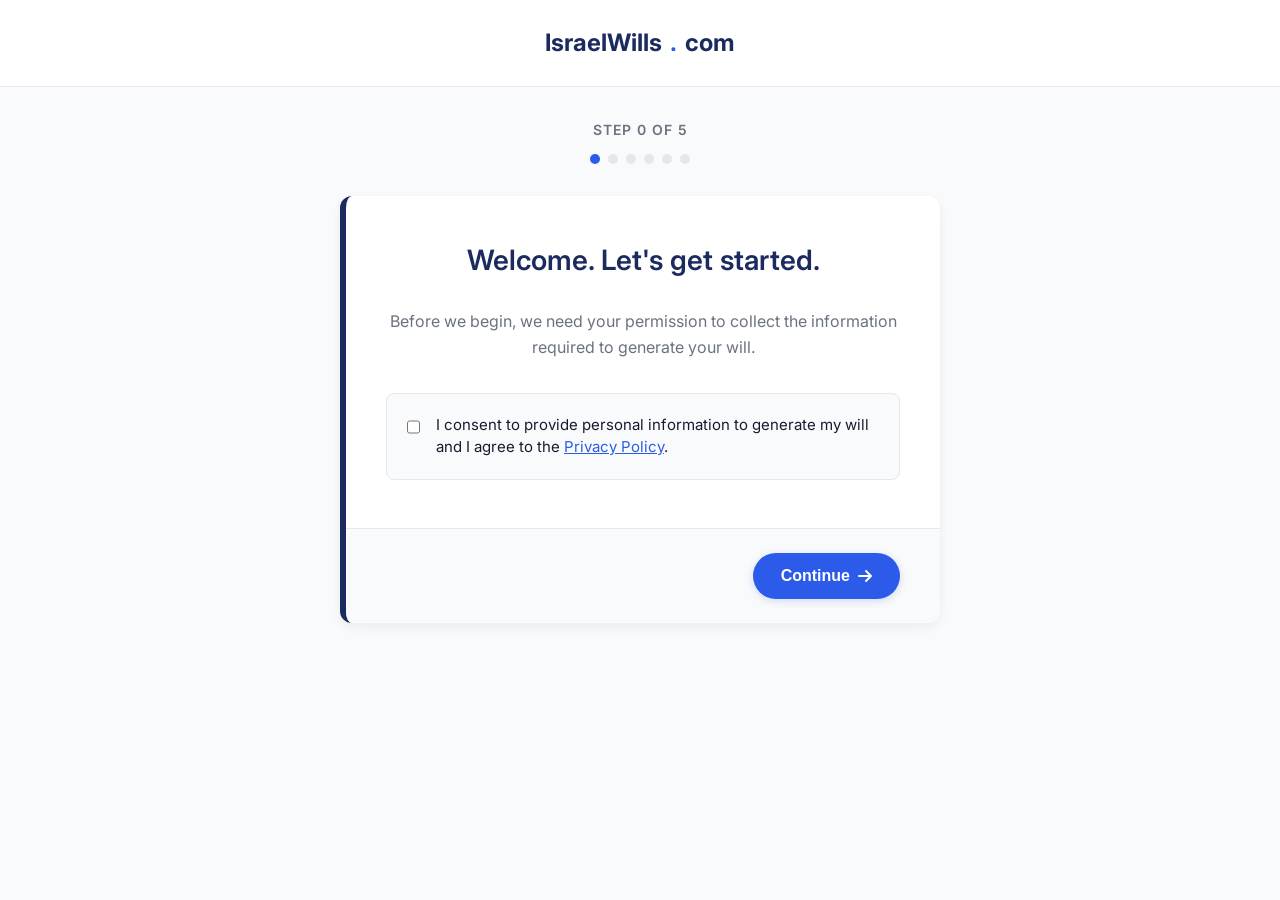
<file: questionnaire.html>
<!DOCTYPE html>
<html lang="en">
<head>
    <meta charset="UTF-8">
    <meta name="viewport" content="width=device-width, initial-scale=1.0">
    <title>Will Questionnaire | IsraelWills</title>
    <meta name="description" content="Create your legally-binding Israeli will.">
    <!-- Google Fonts: Inter -->
    <link rel="preconnect" href="https://fonts.googleapis.com">
    <link rel="preconnect" href="https://fonts.gstatic.com" crossorigin>
    <link href="https://fonts.googleapis.com/css2?family=Inter:wght@400;500;600;700&display=swap" rel="stylesheet">
    <link rel="stylesheet" href="styles.css">
    <link rel="stylesheet" href="https://cdnjs.cloudflare.com/ajax/libs/font-awesome/6.4.0/css/all.min.css">
    <style>
        body {
            background-color: var(--color-bg-subtle);
            display: flex;
            flex-direction: column;
            min-height: 100vh;
        }

        .minimal-nav {
            background-color: white;
            padding: 24px 0;
            text-align: center;
            border-bottom: 1px solid var(--color-border);
        }

        .progress-container {
            padding: 32px 0;
            text-align: center;
        }

        .progress-text {
            font-size: 14px;
            font-weight: 600;
            color: var(--color-text-secondary);
            margin-bottom: 12px;
            text-transform: uppercase;
            letter-spacing: 1px;
        }

        .progress-dots {
            display: flex;
            justify-content: center;
            gap: 8px;
        }

        .dot {
            width: 10px;
            height: 10px;
            border-radius: 50%;
            background-color: var(--color-border);
            transition: background-color var(--transition-fast);
        }

        .dot.active {
            background-color: var(--color-willful-blue);
        }

        .question-card {
            background-color: white;
            border-radius: var(--radius-md);
            box-shadow: var(--shadow-subtle);
            max-width: 600px;
            margin: 0 auto;
            position: relative;
            overflow: hidden;
            display: none; /* Hide all by default, JS will show */
        }

        .question-card.active {
            display: block;
            animation: fadeIn 0.4s ease-out;
        }

        .card-accent {
            height: 6px;
            width: 100%;
            background-color: var(--color-willful-blue);
            position: absolute;
            top: 0;
            left: 0;
        }

        .card-content {
            padding: 48px 40px;
        }

        .question-text {
            font-size: 28px;
            font-weight: 600;
            color: var(--color-deep-navy);
            margin-bottom: 32px;
            text-align: center;
        }

        /* Large tap-friendly buttons */
        .option-grid {
            display: flex;
            flex-direction: column;
            gap: 16px;
        }

        .option-btn {
            background-color: white;
            border: 2px solid var(--color-border);
            border-radius: var(--radius-sm);
            padding: 20px;
            font-size: 18px;
            font-weight: 500;
            cursor: pointer;
            transition: all var(--transition-fast);
            text-align: left;
            display: flex;
            justify-content: space-between;
            align-items: center;
        }

        .option-btn:hover {
            border-color: var(--color-willful-blue);
            background-color: var(--color-light-blue);
        }

        .option-btn.selected {
            border-color: var(--color-willful-blue);
            background-color: var(--color-light-blue);
            color: var(--color-willful-blue);
        }

        .complicated-link {
            display: block;
            text-align: center;
            margin-top: 32px;
            color: var(--color-text-secondary);
            font-size: 14px;
            text-decoration: underline;
            transition: color var(--transition-fast);
        }

        .complicated-link:hover {
            color: var(--color-deep-navy);
        }

        .card-footer {
            padding: 24px 40px;
            background-color: var(--color-bg-subtle);
            border-top: 1px solid var(--color-border);
            display: flex;
            justify-content: space-between;
            align-items: center;
        }
        
        /* Inputs */
        .text-input {
            width: 100%;
            padding: 16px;
            border: 2px solid var(--color-border);
            border-radius: var(--radius-sm);
            font-size: 16px;
            font-family: inherit;
            margin-bottom: 24px;
            transition: border-color var(--transition-fast);
        }

        .text-input:focus {
            outline: none;
            border-color: var(--color-willful-blue);
        }

        textarea.text-input {
            min-height: 120px;
            resize: vertical;
        }
    </style>
</head>
<body>

    <!-- Minimal Nav -->
    <header class="minimal-nav">
        <div class="container">
            <a href="index.html" class="logo" style="justify-content: center;">
                IsraelWills<span class="logo-dot">.</span>com
            </a>
        </div>
    </header>

    <main style="flex-grow: 1; padding-bottom: 80px;">
        <div class="container">
            
            <!-- Progress Indicator -->
            <div class="progress-container" id="progressIndicator">
                <div class="progress-text">Step <span id="currentStepText">0</span> of 5</div>
                <div class="progress-dots">
                    <div class="dot active" id="dot0"></div>
                    <div class="dot" id="dot1"></div>
                    <div class="dot" id="dot2"></div>
                    <div class="dot" id="dot3"></div>
                    <div class="dot" id="dot4"></div>
                    <div class="dot" id="dot5"></div>
                </div>
            </div>

            <!-- STEP 0: Consent -->
            <div class="question-card active" id="step0" style="border-left: 6px solid var(--color-deep-navy);">
                <div class="card-content">
                    <h2 class="question-text">Welcome. Let's get started.</h2>
                    <p style="text-align: center; color: var(--color-text-secondary); margin-bottom: 32px;">Before we begin, we need your permission to collect the information required to generate your will.</p>
                    
                    <label style="display: flex; gap: 16px; align-items: flex-start; cursor: pointer; padding: 20px; border: 1px solid var(--color-border); border-radius: var(--radius-sm); background-color: var(--color-bg-subtle);">
                        <input type="checkbox" id="consentCheckbox" style="margin-top: 4px; width: 18px; height: 18px; accent-color: var(--color-willful-blue);">
                        <span style="font-size: 15px; line-height: 1.5;">I consent to provide personal information to generate my will and I agree to the <a href="privacy.html" style="color: var(--color-willful-blue);">Privacy Policy</a>.</span>
                    </label>
                </div>
                <div class="card-footer" style="justify-content: flex-end;">
                    <button class="btn btn-primary" onclick="nextStep(1)" id="btnConsent" disabled>Continue <i class="fa-solid fa-arrow-right" style="margin-left: 8px;"></i></button>
                </div>
            </div>

            <!-- STEP 1: Marital Status -->
            <div class="question-card" id="step1">
                <div class="card-accent"></div>
                <div class="card-content">
                    <h2 class="question-text">What is your marital status?</h2>
                    <div class="option-grid">
                        <button class="option-btn" onclick="selectOption(this, 'maritalStatus'); nextStepWithDelay()">Single</button>
                        <button class="option-btn" onclick="selectOption(this, 'maritalStatus'); nextStepWithDelay()">Married</button>
                        <button class="option-btn" onclick="selectOption(this, 'maritalStatus'); nextStepWithDelay()">Divorced</button>
                        <button class="option-btn" onclick="selectOption(this, 'maritalStatus'); nextStepWithDelay()">Widowed</button>
                    </div>
                    <a href="upsell.html" class="complicated-link">It's Complicated (Separated, common-law, etc.)</a>
                </div>
                <div class="card-footer">
                    <button class="btn btn-secondary" onclick="prevStep(0)"><i class="fa-solid fa-arrow-left" style="margin-right: 8px;"></i> Back</button>
                    <!-- Auto-advances on click -->
                </div>
            </div>

            <!-- STEP 2: Children -->
            <div class="question-card" id="step2">
                <div class="card-accent"></div>
                <div class="card-content">
                    <h2 class="question-text">Do you have any children?</h2>
                    <div class="option-grid" style="margin-bottom: 24px;">
                        <button class="option-btn" id="btnChildrenYes" onclick="toggleChildrenDetails(true)">Yes</button>
                        <button class="option-btn" onclick="toggleChildrenDetails(false); nextStepWithDelay()">No</button>
                    </div>
                    
                    <div id="childrenDetails" style="display: none; animation: fadeIn 0.3s;">
                        <label style="font-weight: 500; display: block; margin-bottom: 8px;">Names of your children:</label>
                        <input type="text" class="text-input" placeholder="e.g. David, Sarah">
                        
                        <label style="font-weight: 500; display: block; margin-bottom: 8px;">Are any of them under 18?</label>
                        <div style="display: flex; gap: 16px; margin-bottom: 16px;">
                            <label><input type="radio" name="minor" value="yes"> Yes</label>
                            <label><input type="radio" name="minor" value="no"> No</label>
                        </div>
                    </div>
                    
                    <a href="upsell.html" class="complicated-link">It's Complicated (Blended family, step-children)</a>
                </div>
                <div class="card-footer">
                    <button class="btn btn-secondary" onclick="prevStep(1)"><i class="fa-solid fa-arrow-left" style="margin-right: 8px;"></i> Back</button>
                    <button class="btn btn-primary" id="btnStep2Continue" onclick="nextStep(3)" style="display: none;">Continue <i class="fa-solid fa-arrow-right" style="margin-left: 8px;"></i></button>
                </div>
            </div>

            <!-- STEP 3 & 4 Combined in UI as Step 3: Assets -->
            <div class="question-card" id="step3">
                <div class="card-accent"></div>
                <div class="card-content">
                    <h2 class="question-text">What are your main assets?</h2>
                    <p style="color: var(--color-text-secondary); margin-bottom: 24px; text-align: center;">List your significant properties, bank accounts, or investments. You don't need exact figures.</p>
                    
                    <textarea class="text-input" placeholder="e.g. Apartment in Tel Aviv, Bank Hapoalim checking account, Meitav Dash investment portfolio..."></textarea>
                    
                    <a href="upsell.html" class="complicated-link">It's Complicated (Foreign assets, business ownership)</a>
                </div>
                <div class="card-footer">
                    <button class="btn btn-secondary" onclick="prevStep(2)"><i class="fa-solid fa-arrow-left" style="margin-right: 8px;"></i> Back</button>
                    <button class="btn btn-primary" onclick="nextStep(4)">Continue <i class="fa-solid fa-arrow-right" style="margin-left: 8px;"></i></button>
                </div>
            </div>

            <!-- STEP 5: Distribution -->
            <div class="question-card" id="step4">
                <div class="card-accent"></div>
                <div class="card-content">
                    <h2 class="question-text">How do you want to distribute your estate?</h2>
                    <p style="color: var(--color-text-secondary); margin-bottom: 24px; text-align: center;">Name your beneficiaries and specify shares (e.g. 100% to my spouse, or 50% to my sister and 50% to charity).</p>
                    
                    <textarea class="text-input" placeholder="e.g. 100% equally divided among my children."></textarea>
                    
                    <a href="upsell.html" class="complicated-link">It's Complicated (Trusts, specific item gifts)</a>
                </div>
                <div class="card-footer">
                    <button class="btn btn-secondary" onclick="prevStep(3)"><i class="fa-solid fa-arrow-left" style="margin-right: 8px;"></i> Back</button>
                    <!-- Redirects to Draft Preview -->
                    <a href="draft-preview.html" class="btn btn-primary">Generate Will <i class="fa-solid fa-file-contract" style="margin-left: 8px;"></i></a>
                </div>
            </div>

        </div>
    </main>

    <script>
        // JS logic to handle steps
        let currentStep = 0;
        const totalSteps = 4; // 0 to 4 (Step 0 is Consent, Steps 1-4 correspond to questions)

        // Consent handling
        const consentCheckbox = document.getElementById('consentCheckbox');
        const btnConsent = document.getElementById('btnConsent');
        
        consentCheckbox.addEventListener('change', (e) => {
            btnConsent.disabled = !e.target.checked;
        });

        function showStep(stepIndex) {
            // Hide all
            document.querySelectorAll('.question-card').forEach(card => card.classList.remove('active'));
            // Show target
            document.getElementById('step' + stepIndex).classList.add('active');
            
            // Update progress indicator
            if(stepIndex === 0) {
                document.getElementById('currentStepText').innerText = '0';
            } else {
                document.getElementById('currentStepText').innerText = stepIndex;
            }
            
            // Update dots
            document.querySelectorAll('.dot').forEach((dot, index) => {
                if(index <= stepIndex) {
                    dot.classList.add('active');
                } else {
                    dot.classList.remove('active');
                }
            });

            currentStep = stepIndex;
            window.scrollTo(0, 0);
        }

        function nextStep(target) {
            showStep(target);
        }

        function prevStep(target) {
            showStep(target);
        }

        function nextStepWithDelay() {
            setTimeout(() => {
                showStep(currentStep + 1);
            }, 300);
        }

        function selectOption(btn, groupName) {
            // Remove selected from siblings
            let siblings = btn.parentElement.children;
            for(let sibling of siblings) {
                sibling.classList.remove('selected');
            }
            btn.classList.add('selected');
        }

        function toggleChildrenDetails(show) {
            const details = document.getElementById('childrenDetails');
            const contBtn = document.getElementById('btnStep2Continue');
            const yesBtn = document.getElementById('btnChildrenYes');
            
            if(show) {
                details.style.display = 'block';
                contBtn.style.display = 'inline-flex';
                yesBtn.classList.add('selected');
                
                // Remove selected from NO
                yesBtn.nextElementSibling.classList.remove('selected');
            } else {
                details.style.display = 'none';
                yesBtn.classList.remove('selected');
                yesBtn.nextElementSibling.classList.add('selected');
            }
        }
    </script>
</body>
</html>
</file>
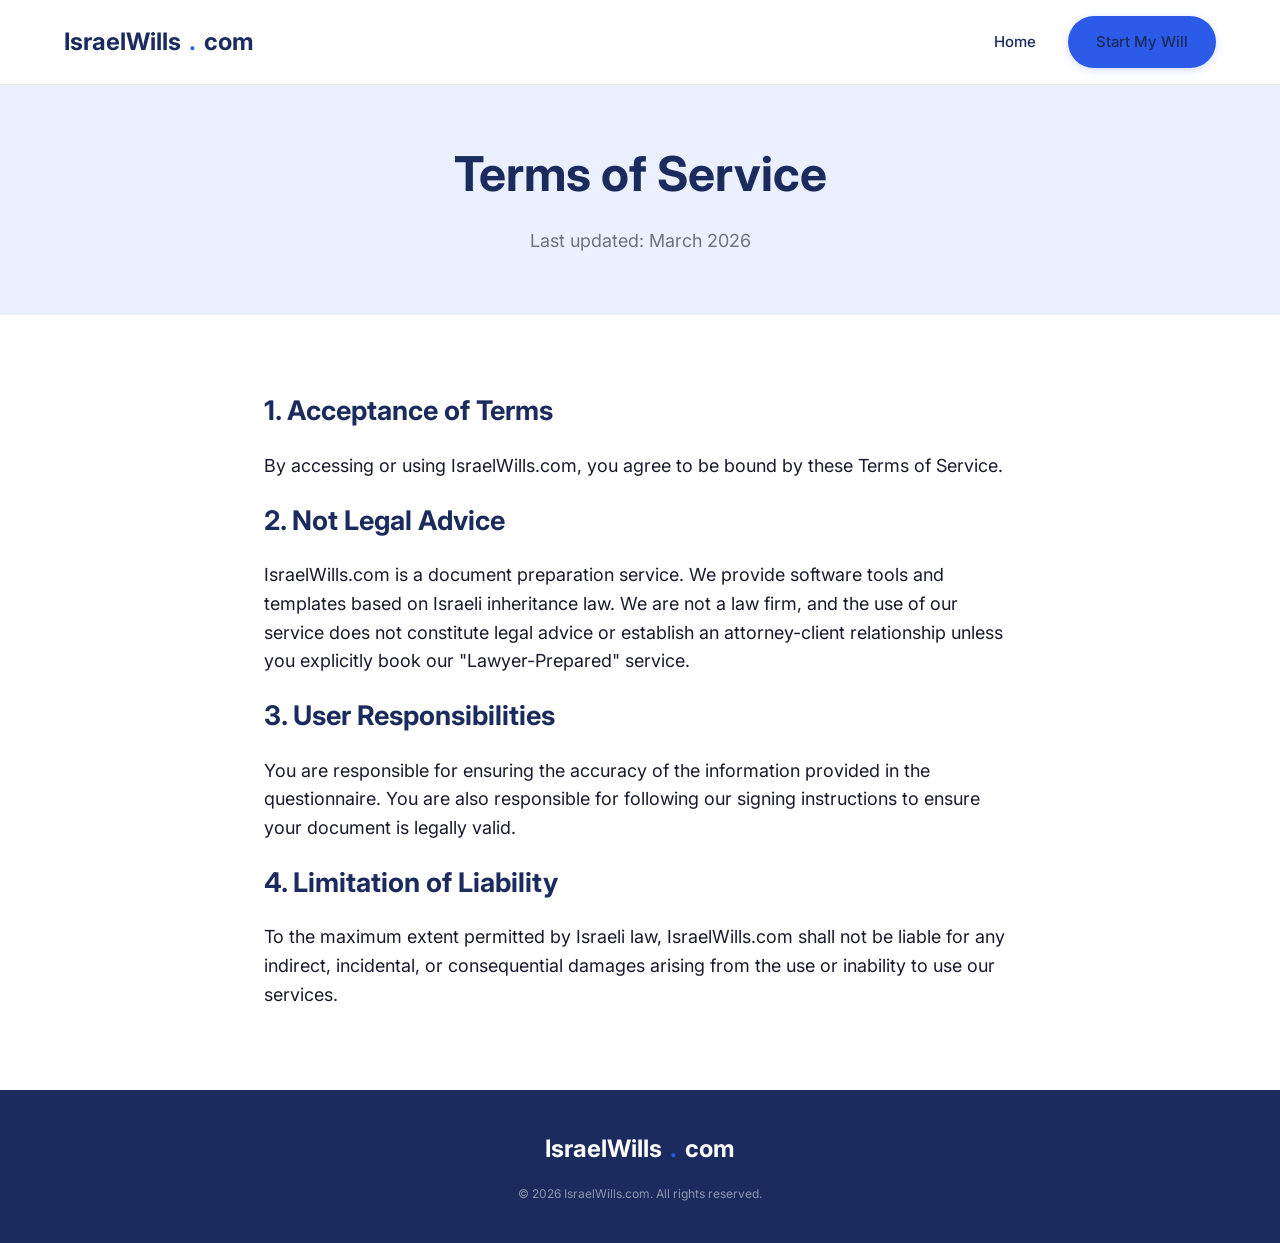
<file: terms.html>
<!DOCTYPE html>
<html lang="en">
<head>
    <meta charset="UTF-8">
    <meta name="viewport" content="width=device-width, initial-scale=1.0">
    <title>Terms of Service | IsraelWills</title>
    <!-- Google Fonts: Inter -->
    <link href="https://fonts.googleapis.com/css2?family=Inter:wght@400;500;600;700&display=swap" rel="stylesheet">
    <link rel="stylesheet" href="styles.css">
    <link rel="stylesheet" href="https://cdnjs.cloudflare.com/ajax/libs/font-awesome/6.4.0/css/all.min.css">
</head>
<body>

    <!-- Navigation -->
    <header class="navbar">
        <div class="container nav-container">
            <a href="index.html" class="logo">
                IsraelWills<span class="logo-dot">.</span>com
            </a>
            <nav class="nav-links">
                <a href="index.html">Home</a>
                <a href="questionnaire.html" class="btn btn-primary">Start My Will</a>
            </nav>
        </div>
    </header>

    <main>
        <!-- Header -->
        <section class="section section-light-blue" style="text-align: center; padding: 60px 0;">
            <div class="container">
                <h1 class="page-headline">Terms of Service</h1>
                <p class="body-large" style="color: var(--color-text-secondary);">Last updated: March 2026</p>
            </div>
        </section>

        <section class="section" style="background-color: white;">
            <div class="container" style="max-width: 800px;">
                <div class="body-large" style="color: var(--color-text-body); display: flex; flex-direction: column; gap: 24px;">
                    <h2>1. Acceptance of Terms</h2>
                    <p>By accessing or using IsraelWills.com, you agree to be bound by these Terms of Service.</p>
                    
                    <h2>2. Not Legal Advice</h2>
                    <p>IsraelWills.com is a document preparation service. We provide software tools and templates based on Israeli inheritance law. We are not a law firm, and the use of our service does not constitute legal advice or establish an attorney-client relationship unless you explicitly book our "Lawyer-Prepared" service.</p>
                    
                    <h2>3. User Responsibilities</h2>
                    <p>You are responsible for ensuring the accuracy of the information provided in the questionnaire. You are also responsible for following our signing instructions to ensure your document is legally valid.</p>
                    
                    <h2>4. Limitation of Liability</h2>
                    <p>To the maximum extent permitted by Israeli law, IsraelWills.com shall not be liable for any indirect, incidental, or consequential damages arising from the use or inability to use our services.</p>
                </div>
            </div>
        </section>
    </main>

    <!-- Footer -->
    <footer style="padding: 40px 0; background-color: var(--color-deep-navy); color: white; text-align: center;">
        <div class="container">
            <div class="logo" style="color: white; justify-content: center; margin-bottom: 16px;">IsraelWills<span class="logo-dot">.</span>com</div>
            <div style="color: rgba(255,255,255,0.5); font-size: 12px; max-width: 600px; margin: 0 auto;">&copy; 2026 IsraelWills.com. All rights reserved.</div>
        </div>
    </footer>

</body>
</html>
</file>
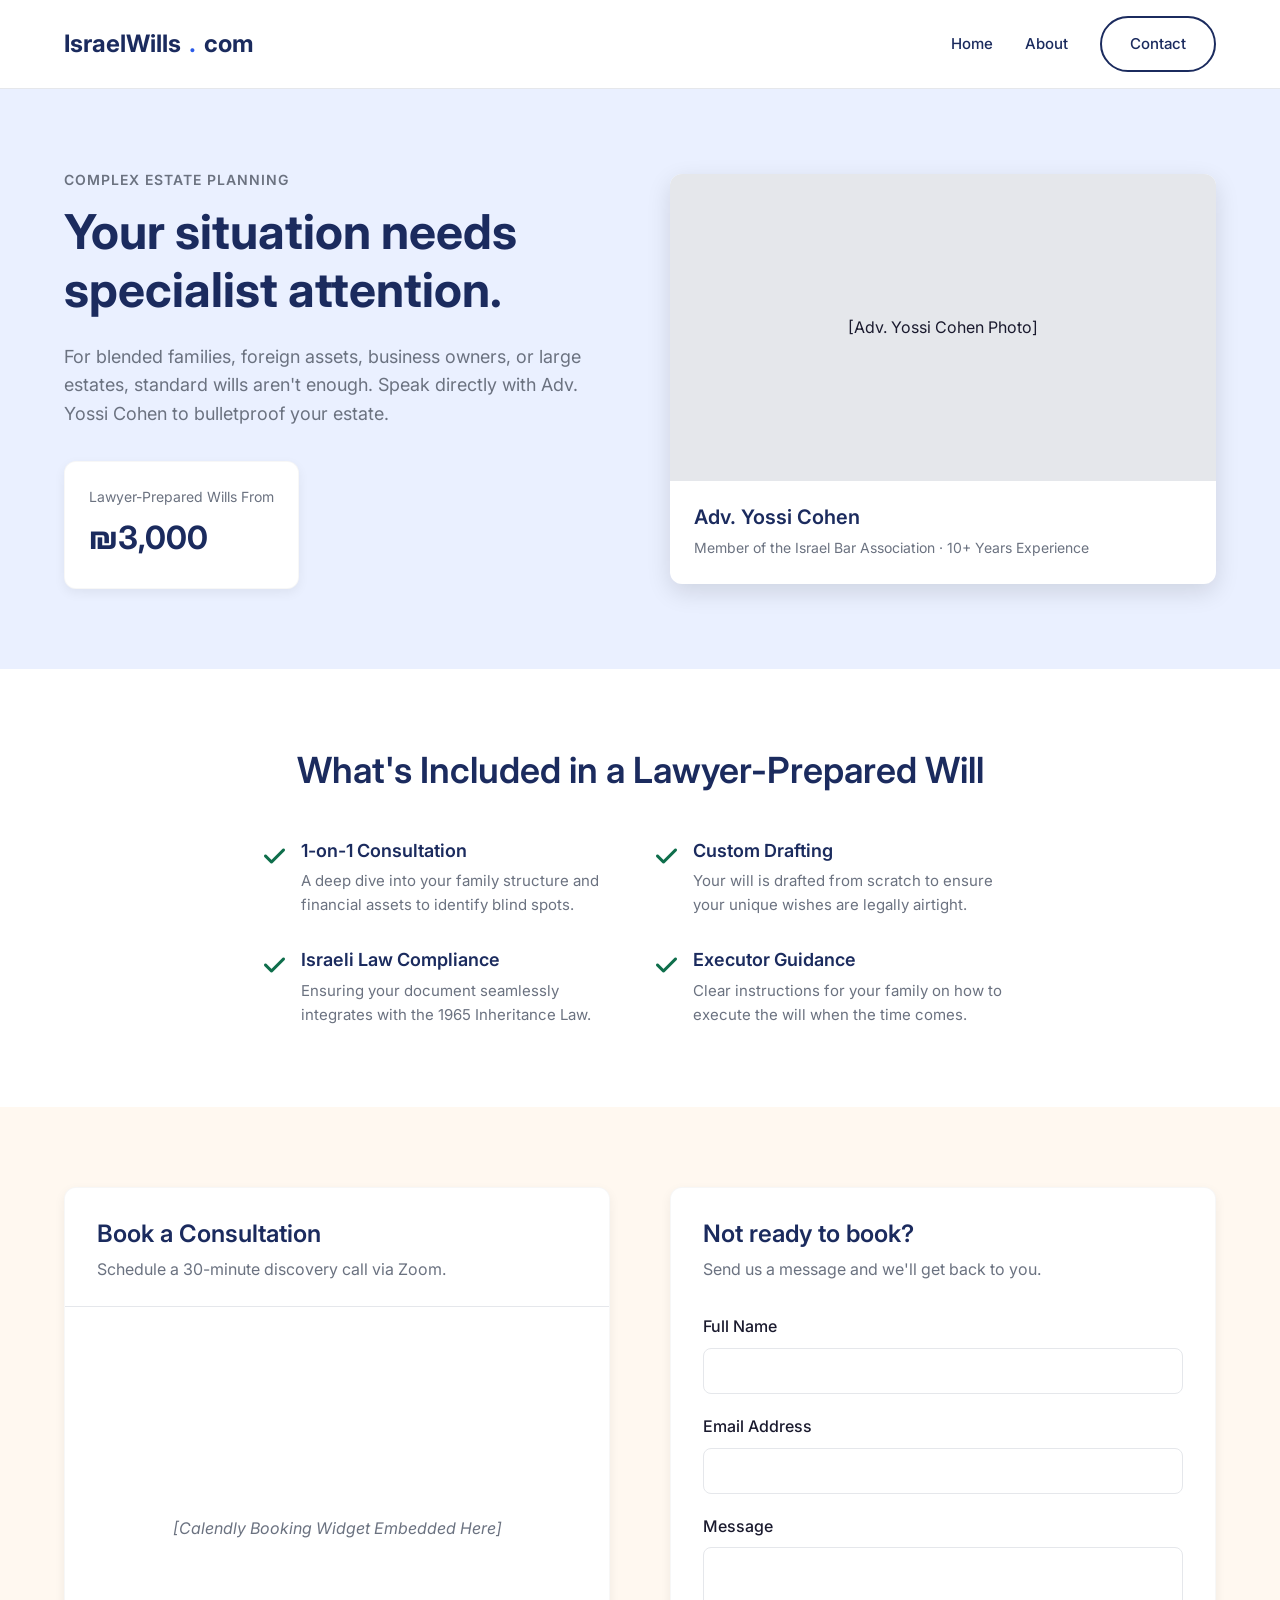
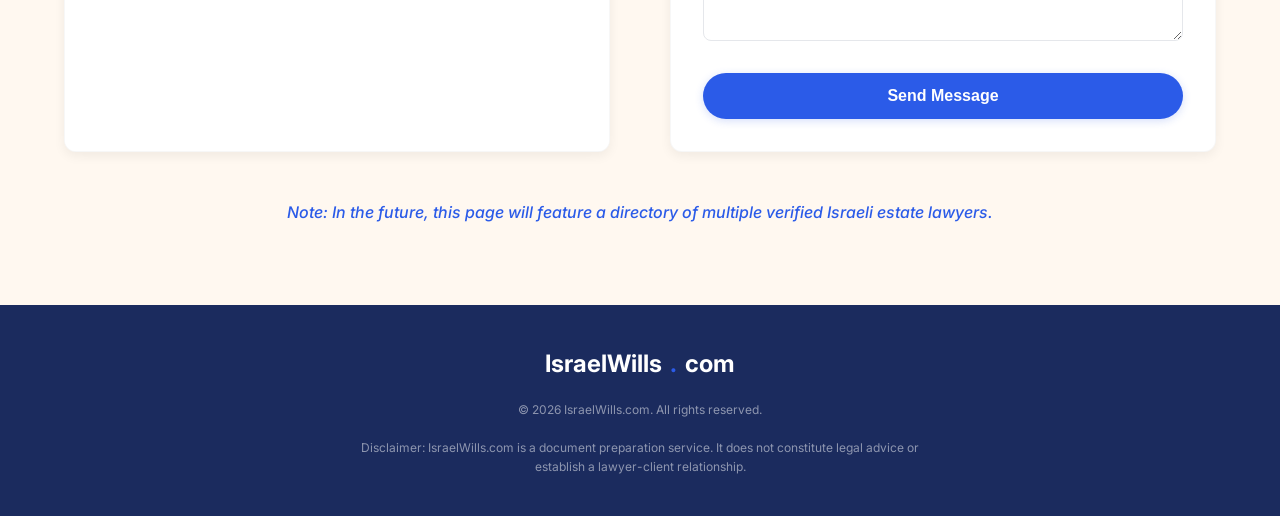
<file: upsell.html>
<!DOCTYPE html>
<html lang="en">
<head>
    <meta charset="UTF-8">
    <meta name="viewport" content="width=device-width, initial-scale=1.0">
    <title>Lawyer Consultation | IsraelWills</title>
    <!-- Google Fonts: Inter -->
    <link href="https://fonts.googleapis.com/css2?family=Inter:wght@400;500;600;700&display=swap" rel="stylesheet">
    <link rel="stylesheet" href="styles.css">
    <link rel="stylesheet" href="https://cdnjs.cloudflare.com/ajax/libs/font-awesome/6.4.0/css/all.min.css">
</head>
<body>

    <header class="navbar">
        <div class="container nav-container">
            <a href="index.html" class="logo" style="justify-content: center;">
                IsraelWills<span class="logo-dot">.</span>com
            </a>
            <nav class="nav-links">
                <a href="index.html">Home</a>
                <a href="about.html">About</a>
                <a href="#" class="btn btn-secondary">Contact</a>
            </nav>
        </div>
    </header>

    <main>
        <!-- Hero Section -->
        <section class="section section-light-blue" style="padding: 80px 0;">
            <div class="container">
                <div style="display: grid; grid-template-columns: 1fr 1fr; gap: 60px; align-items: center;">
                    <div>
                        <div class="caption" style="margin-bottom: 12px; font-weight: 600; letter-spacing: 1px; text-transform: uppercase;">Complex Estate Planning</div>
                        <h1 class="page-headline">Your situation needs specialist attention.</h1>
                        <p class="body-large" style="color: var(--color-text-secondary); margin-bottom: 32px;">For blended families, foreign assets, business owners, or large estates, standard wills aren't enough. Speak directly with Adv. Yossi Cohen to bulletproof your estate.</p>
                        
                        <div class="card" style="display: inline-block; padding: 24px;">
                            <div style="font-size: 14px; color: var(--color-text-secondary); margin-bottom: 4px;">Lawyer-Prepared Wills From</div>
                            <div style="font-size: 32px; font-weight: 700; color: var(--color-deep-navy);">₪3,000</div>
                        </div>
                    </div>
                    <div style="background-color: white; border-radius: var(--radius-md); overflow: hidden; box-shadow: var(--shadow-hover);">
                        <div style="aspect-ratio: 16/9; background-color: var(--color-border); display: flex; align-items: center; justify-content: center;">
                            [Adv. Yossi Cohen Photo]
                        </div>
                        <div style="padding: 24px;">
                            <h3 style="font-size: 20px; font-weight: 600; margin-bottom: 8px;">Adv. Yossi Cohen</h3>
                            <p class="caption">Member of the Israel Bar Association · 10+ Years Experience</p>
                        </div>
                    </div>
                </div>
            </div>
        </section>

        <!-- What's Included -->
        <section class="section" style="background-color: white;">
            <div class="container" style="max-width: 800px;">
                <h2 class="section-headline" style="text-align: center; margin-bottom: 48px;">What's Included in a Lawyer-Prepared Will</h2>
                
                <div style="display: grid; grid-template-columns: 1fr 1fr; gap: 32px;">
                    <div style="display: flex; gap: 16px;">
                        <i class="fa-solid fa-check" style="color: var(--color-success-green); font-size: 24px; margin-top: 4px;"></i>
                        <div>
                            <h3 style="font-size: 18px; font-weight: 600; margin-bottom: 8px;">1-on-1 Consultation</h3>
                            <p style="color: var(--color-text-secondary); font-size: 15px;">A deep dive into your family structure and financial assets to identify blind spots.</p>
                        </div>
                    </div>
                    <div style="display: flex; gap: 16px;">
                        <i class="fa-solid fa-check" style="color: var(--color-success-green); font-size: 24px; margin-top: 4px;"></i>
                        <div>
                            <h3 style="font-size: 18px; font-weight: 600; margin-bottom: 8px;">Custom Drafting</h3>
                            <p style="color: var(--color-text-secondary); font-size: 15px;">Your will is drafted from scratch to ensure your unique wishes are legally airtight.</p>
                        </div>
                    </div>
                    <div style="display: flex; gap: 16px;">
                        <i class="fa-solid fa-check" style="color: var(--color-success-green); font-size: 24px; margin-top: 4px;"></i>
                        <div>
                            <h3 style="font-size: 18px; font-weight: 600; margin-bottom: 8px;">Israeli Law Compliance</h3>
                            <p style="color: var(--color-text-secondary); font-size: 15px;">Ensuring your document seamlessly integrates with the 1965 Inheritance Law.</p>
                        </div>
                    </div>
                    <div style="display: flex; gap: 16px;">
                        <i class="fa-solid fa-check" style="color: var(--color-success-green); font-size: 24px; margin-top: 4px;"></i>
                        <div>
                            <h3 style="font-size: 18px; font-weight: 600; margin-bottom: 8px;">Executor Guidance</h3>
                            <p style="color: var(--color-text-secondary); font-size: 15px;">Clear instructions for your family on how to execute the will when the time comes.</p>
                        </div>
                    </div>
                </div>
            </div>
        </section>

        <!-- Booking & Contact -->
        <section class="section section-cream" id="booking">
            <div class="container">
                <div style="display: grid; grid-template-columns: 1fr 1fr; gap: 60px;">
                    
                    <!-- Calendly Placeholder -->
                    <div class="card" style="padding: 0; overflow: hidden; display: flex; flex-direction: column;">
                        <div style="padding: 32px 32px 24px; border-bottom: 1px solid var(--color-border);">
                            <h3 style="font-size: 24px; font-weight: 600; margin-bottom: 8px;">Book a Consultation</h3>
                            <p style="color: var(--color-text-secondary);">Schedule a 30-minute discovery call via Zoom.</p>
                        </div>
                        <div style="background-color: white; flex-grow: 1; display: flex; align-items: center; justify-content: center; min-height: 400px; color: var(--color-text-secondary); font-style: italic;">
                            [Calendly Booking Widget Embedded Here]
                        </div>
                    </div>

                    <!-- Contact Form -->
                    <div class="card">
                        <h3 style="font-size: 24px; font-weight: 600; margin-bottom: 8px;">Not ready to book?</h3>
                        <p style="color: var(--color-text-secondary); margin-bottom: 32px;">Send us a message and we'll get back to you.</p>
                        
                        <form onsubmit="event.preventDefault(); alert('Message sent!');">
                            <div style="margin-bottom: 20px;">
                                <label style="display: block; font-weight: 500; margin-bottom: 8px;">Full Name</label>
                                <input type="text" required style="width: 100%; padding: 14px; border: 1px solid var(--color-border); border-radius: var(--radius-sm); font-family: inherit;">
                            </div>
                            <div style="margin-bottom: 20px;">
                                <label style="display: block; font-weight: 500; margin-bottom: 8px;">Email Address</label>
                                <input type="email" required style="width: 100%; padding: 14px; border: 1px solid var(--color-border); border-radius: var(--radius-sm); font-family: inherit;">
                            </div>
                            <div style="margin-bottom: 24px;">
                                <label style="display: block; font-weight: 500; margin-bottom: 8px;">Message</label>
                                <textarea rows="4" required style="width: 100%; padding: 14px; border: 1px solid var(--color-border); border-radius: var(--radius-sm); font-family: inherit; resize: vertical;"></textarea>
                            </div>
                            <button type="submit" class="btn btn-primary" style="width: 100%;">Send Message</button>
                        </form>
                    </div>

                </div>
                
                <div style="text-align: center; margin-top: 48px;">
                    <p style="color: var(--color-willful-blue); font-style: italic; font-weight: 500;">Note: In the future, this page will feature a directory of multiple verified Israeli estate lawyers.</p>
                </div>
            </div>
        </section>

    </main>

    <!-- Footer -->
    <footer style="padding: 40px 0; background-color: var(--color-deep-navy); color: white; text-align: center;">
        <div class="container">
            <div class="logo" style="color: white; justify-content: center; margin-bottom: 16px;">IsraelWills<span class="logo-dot">.</span>com</div>
            <div style="color: rgba(255,255,255,0.5); font-size: 12px; max-width: 600px; margin: 0 auto;">&copy; 2026 IsraelWills.com. All rights reserved. <br><br>Disclaimer: IsraelWills.com is a document preparation service. It does not constitute legal advice or establish a lawyer-client relationship.</div>
        </div>
    </footer>

</body>
</html>
</file>
<file: styles.css>
:root {
  /* Primary Brand Colours */
  --color-deep-navy: #1B2B5E;
  --color-willful-blue: #2B5BE8;
  --color-willful-blue-hover: #1e45b8;
  
  /* Background & Accent Colours */
  --color-light-blue: #EAF0FF;
  --color-warm-cream: #FFF8F0;
  --color-success-green: #0E6E4B;
  --color-premium-gold: #C8963E;
  
  /* Text & Surface Colours */
  --color-text-body: #1A1A2E;
  --color-text-secondary: #6B7280;
  --color-bg-primary: #FFFFFF;
  --color-bg-subtle: #F9FAFB;
  --color-border: #E5E7EB;

  /* Typography */
  --font-primary: 'Inter', -apple-system, BlinkMacSystemFont, 'Segoe UI', Roboto, Oxygen, Ubuntu, Cantarell, 'Open Sans', 'Helvetica Neue', sans-serif;
  --font-headline: 'Inter', sans-serif; /* Could be Plus Jakarta Sans for Hero */
  
  /* Layout */
  --container-max-width: 1200px;
  --radius-sm: 8px;
  --radius-md: 12px;
  --radius-pill: 100px;
  --shadow-subtle: 0 4px 12px rgba(0, 0, 0, 0.06);
  --shadow-hover: 0 8px 24px rgba(0, 0, 0, 0.12);
  --transition-fast: 0.2s ease-in-out;
}

* {
  box-sizing: border-box;
  margin: 0;
  padding: 0;
}

html {
  scroll-behavior: smooth;
}

body {
  font-family: var(--font-primary);
  color: var(--color-text-body);
  background-color: var(--color-bg-primary);
  line-height: 1.6;
  font-size: 16px;
  -webkit-font-smoothing: antialiased;
}

/* Typography Classes */
h1, h2, h3, h4, h5, h6 {
  font-family: var(--font-headline);
  color: var(--color-deep-navy);
  line-height: 1.2;
}

.hero-headline {
  font-size: clamp(40px, 5vw, 64px);
  font-weight: 700;
  letter-spacing: -0.02em;
  margin-bottom: 24px;
}

.page-headline {
  font-size: clamp(32px, 4vw, 48px);
  font-weight: 700;
  margin-bottom: 24px;
}

.section-headline {
  font-size: clamp(28px, 3vw, 36px);
  font-weight: 600;
  margin-bottom: 20px;
}

.sub-heading {
  font-size: clamp(20px, 2vw, 22px);
  font-weight: 600;
  color: var(--color-willful-blue);
  margin-bottom: 16px;
}

.body-large {
  font-size: 18px;
  line-height: 1.6;
}

.caption {
  font-size: 14px;
  color: var(--color-text-secondary);
}

/* Layout Utilities */
.container {
  max-width: var(--container-max-width);
  margin: 0 auto;
  padding: 0 24px;
}

.section {
  padding: 80px 0;
}

.section-cream {
  background-color: var(--color-warm-cream);
}

.section-light-blue {
  background-color: var(--color-light-blue);
}

.section-navy {
  background-color: var(--color-deep-navy);
  color: var(--color-bg-primary);
}

.section-navy h1, .section-navy h2, .section-navy h3 {
  color: var(--color-bg-primary);
}

/* Components */
.btn {
  display: inline-flex;
  align-items: center;
  justify-content: center;
  padding: 14px 28px;
  font-size: 16px;
  font-weight: 600;
  text-decoration: none;
  border-radius: var(--radius-pill);
  transition: all var(--transition-fast);
  cursor: pointer;
  border: none;
}

.btn-primary {
  background-color: var(--color-willful-blue);
  color: var(--color-bg-primary);
  box-shadow: 0 2px 8px rgba(43, 91, 232, 0.2);
}

.btn-primary:hover {
  background-color: var(--color-willful-blue-hover);
  box-shadow: 0 4px 12px rgba(43, 91, 232, 0.3);
  transform: translateY(-2px);
}

.btn-secondary {
  background-color: transparent;
  color: var(--color-deep-navy);
  border: 2px solid var(--color-deep-navy);
}

.btn-secondary:hover {
  background-color: var(--color-light-blue);
  transform: translateY(-2px);
}

.btn-white {
  background-color: var(--color-bg-primary);
  color: var(--color-deep-navy);
}

.btn-white:hover {
  background-color: var(--color-bg-subtle);
  transform: translateY(-2px);
  box-shadow: var(--shadow-hover);
}

.card {
  background-color: var(--color-bg-primary);
  border-radius: var(--radius-md);
  box-shadow: var(--shadow-subtle);
  padding: 32px;
  transition: box-shadow var(--transition-fast);
  border: 1px solid rgba(0,0,0,0.03);
}

.card:hover {
  box-shadow: var(--shadow-hover);
}

/* Navigation */
.navbar {
  position: sticky;
  top: 0;
  z-index: 100;
  background-color: rgba(255, 255, 255, 0.95);
  backdrop-filter: blur(10px);
  border-bottom: 1px solid var(--color-border);
  padding: 16px 0;
}

.nav-container {
  display: flex;
  justify-content: space-between;
  align-items: center;
}

.logo {
  font-family: var(--font-headline);
  font-size: 24px;
  font-weight: 700;
  color: var(--color-deep-navy);
  text-decoration: none;
  display: flex;
  align-items: center;
  gap: 8px;
}

.logo-dot {
  color: var(--color-willful-blue);
}

.nav-links {
  display: flex;
  gap: 32px;
  align-items: center;
}

.nav-links a {
  text-decoration: none;
  color: var(--color-deep-navy);
  font-weight: 500;
  font-size: 15px;
  transition: color var(--transition-fast);
}

.nav-links a:hover {
  color: var(--color-willful-blue);
}

/* Footer */
footer {
  background-color: var(--color-deep-navy);
  color: rgba(255,255,255,0.8);
  padding: 80px 0 40px;
}

.footer-grid {
  display: grid;
  grid-template-columns: 2fr 1fr 1fr 1fr;
  gap: 40px;
  margin-bottom: 60px;
}

.footer-heading {
  color: white;
  font-size: 16px;
  font-weight: 600;
  margin-bottom: 24px;
}

.footer-links {
  list-style: none;
}

.footer-links li {
  margin-bottom: 12px;
}

.footer-links a {
  color: rgba(255,255,255,0.7);
  text-decoration: none;
  transition: color var(--transition-fast);
  font-size: 14px;
}

.footer-links a:hover {
  color: white;
}

.footer-bottom {
  border-top: 1px solid rgba(255,255,255,0.1);
  padding-top: 32px;
  display: flex;
  justify-content: space-between;
  align-items: center;
  font-size: 14px;
}

/* Animations */
@keyframes fadeIn {
  from { opacity: 0; transform: translateY(10px); }
  to { opacity: 1; transform: translateY(0); }
}

.animate-fade-in {
  animation: fadeIn 0.6s ease-out forwards;
}
</file>
